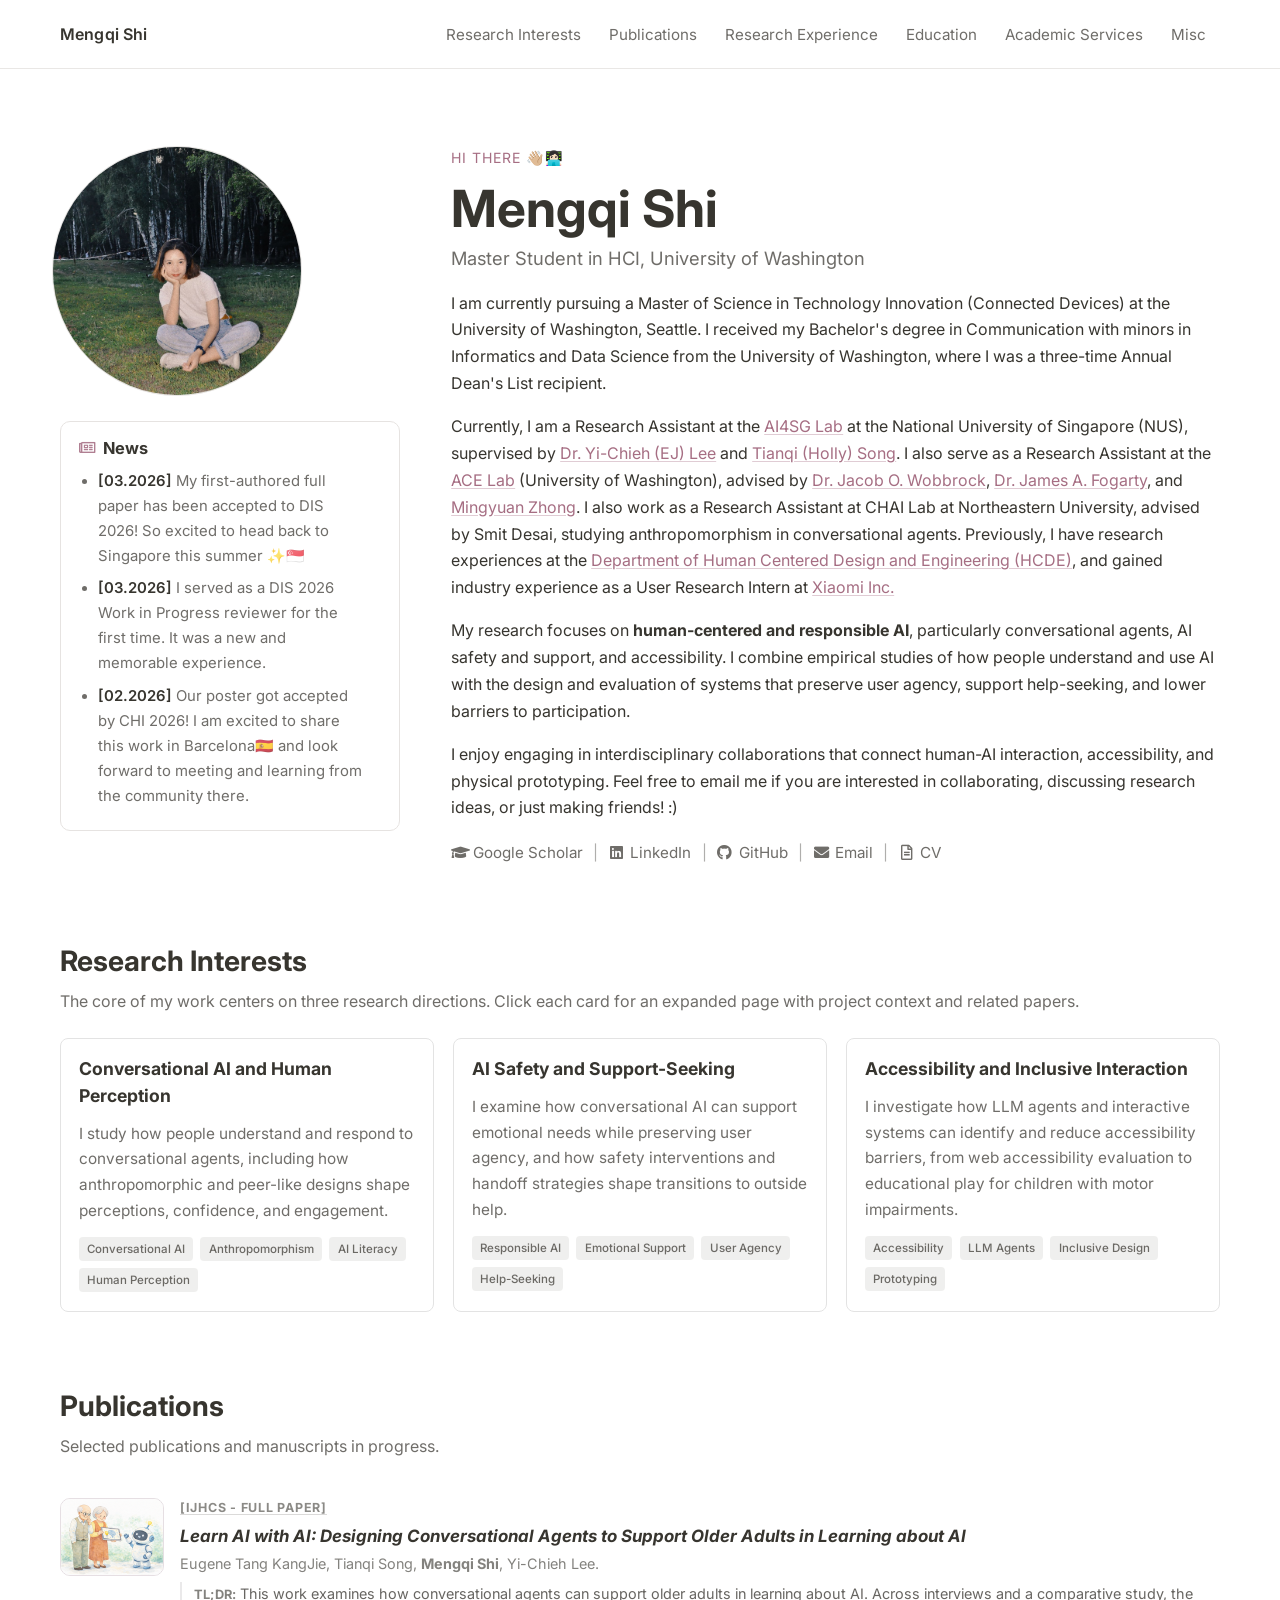
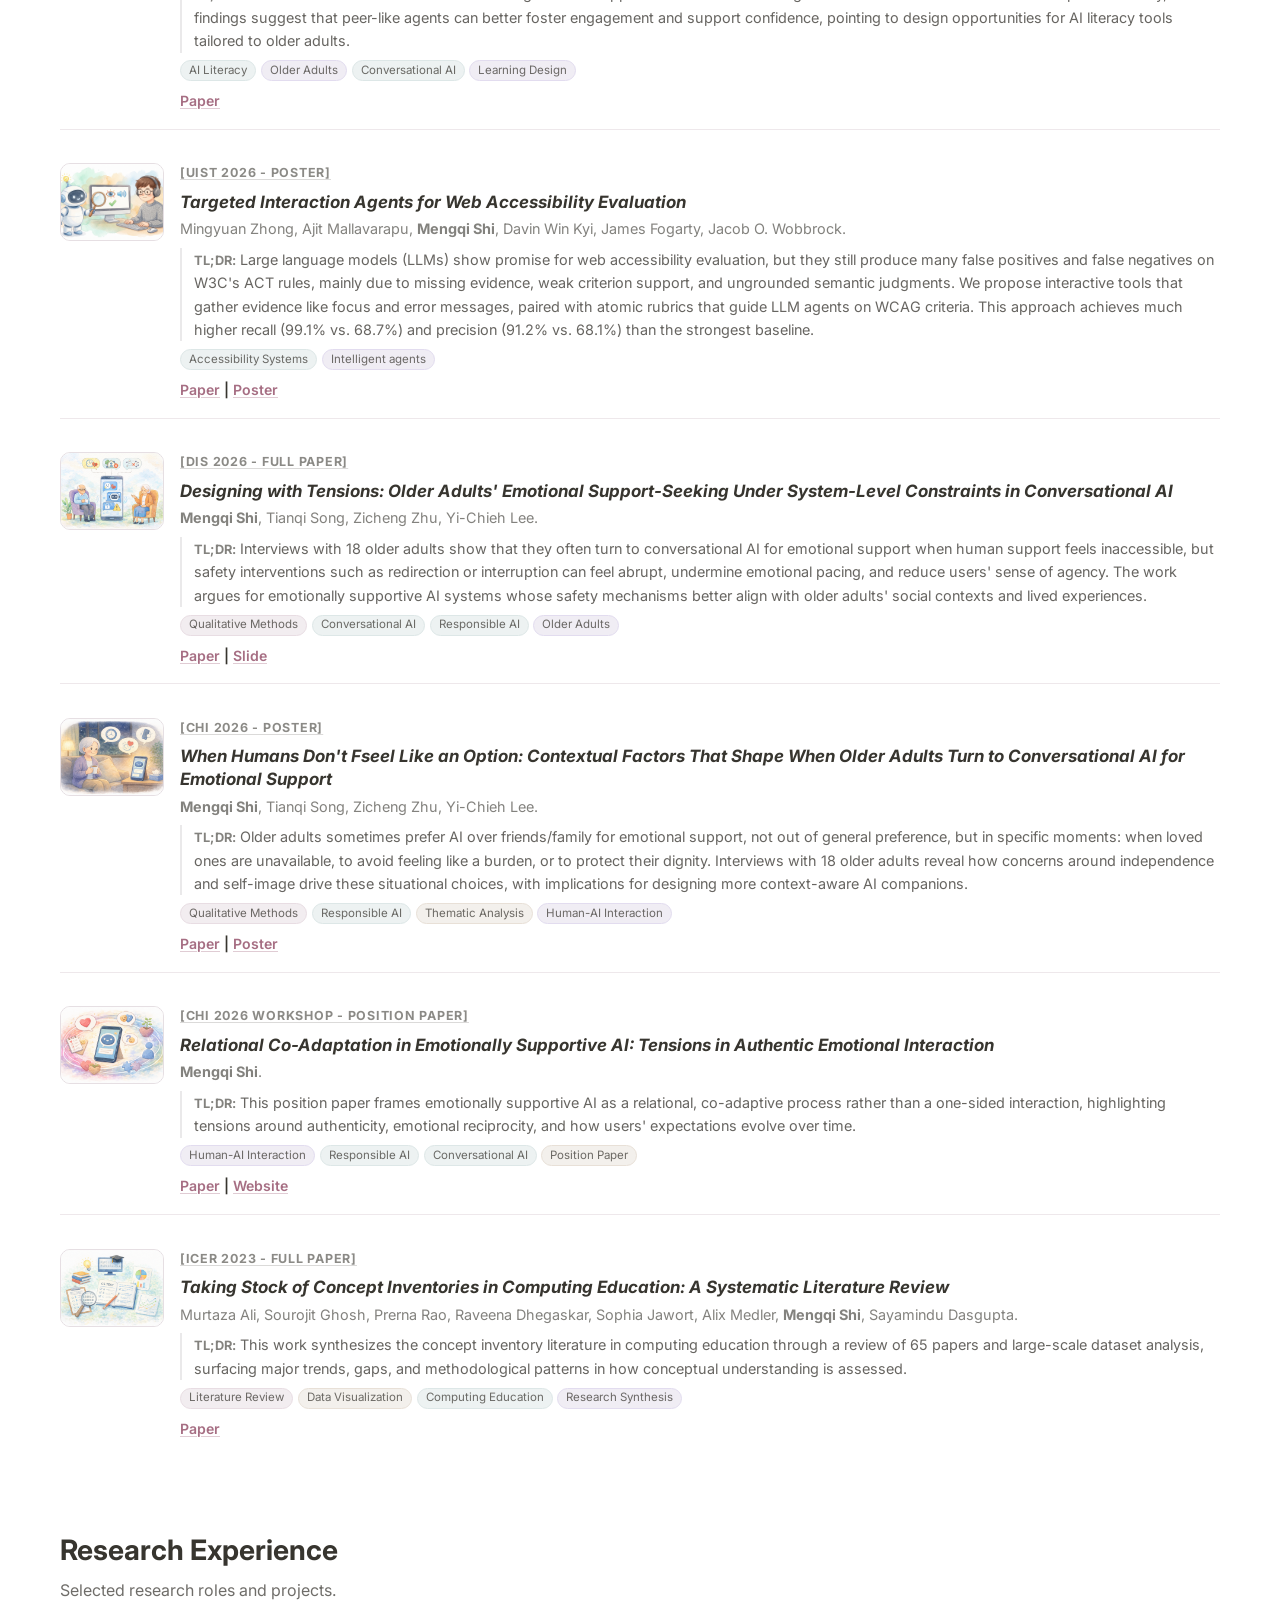
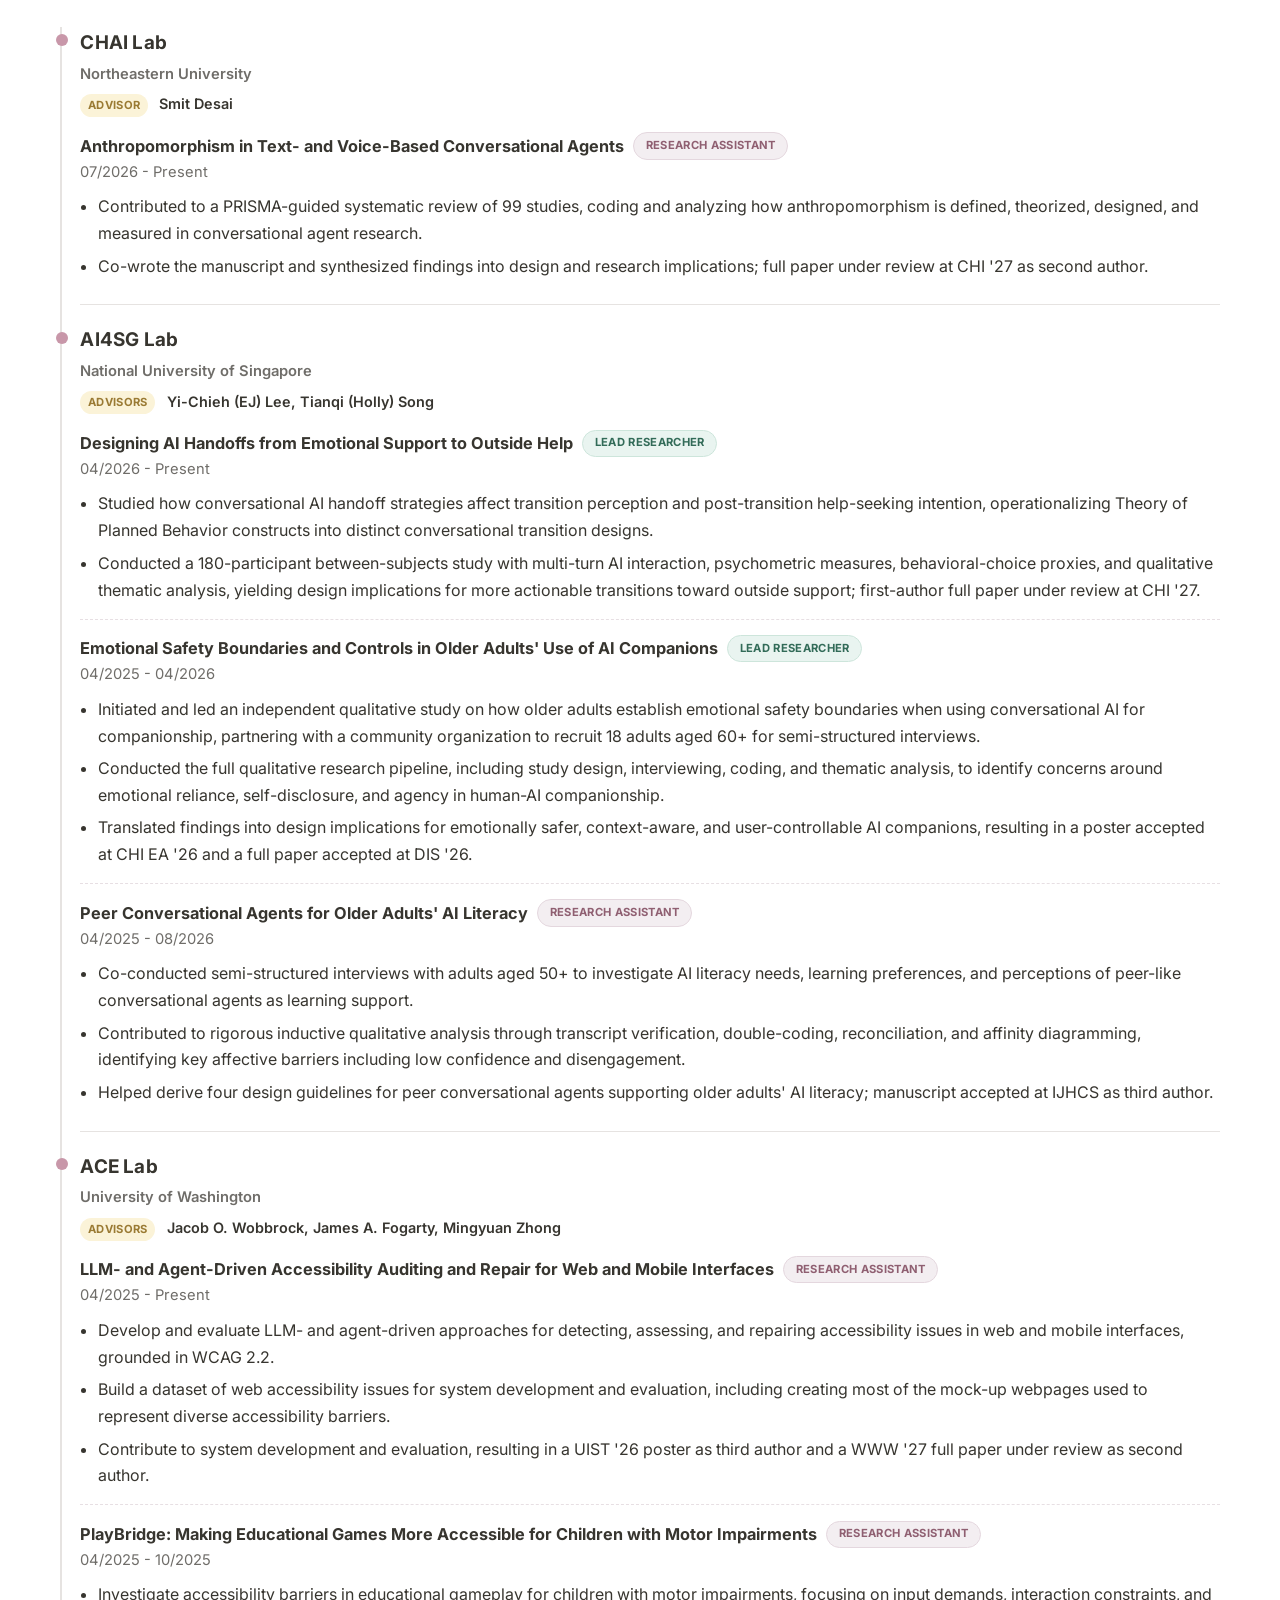
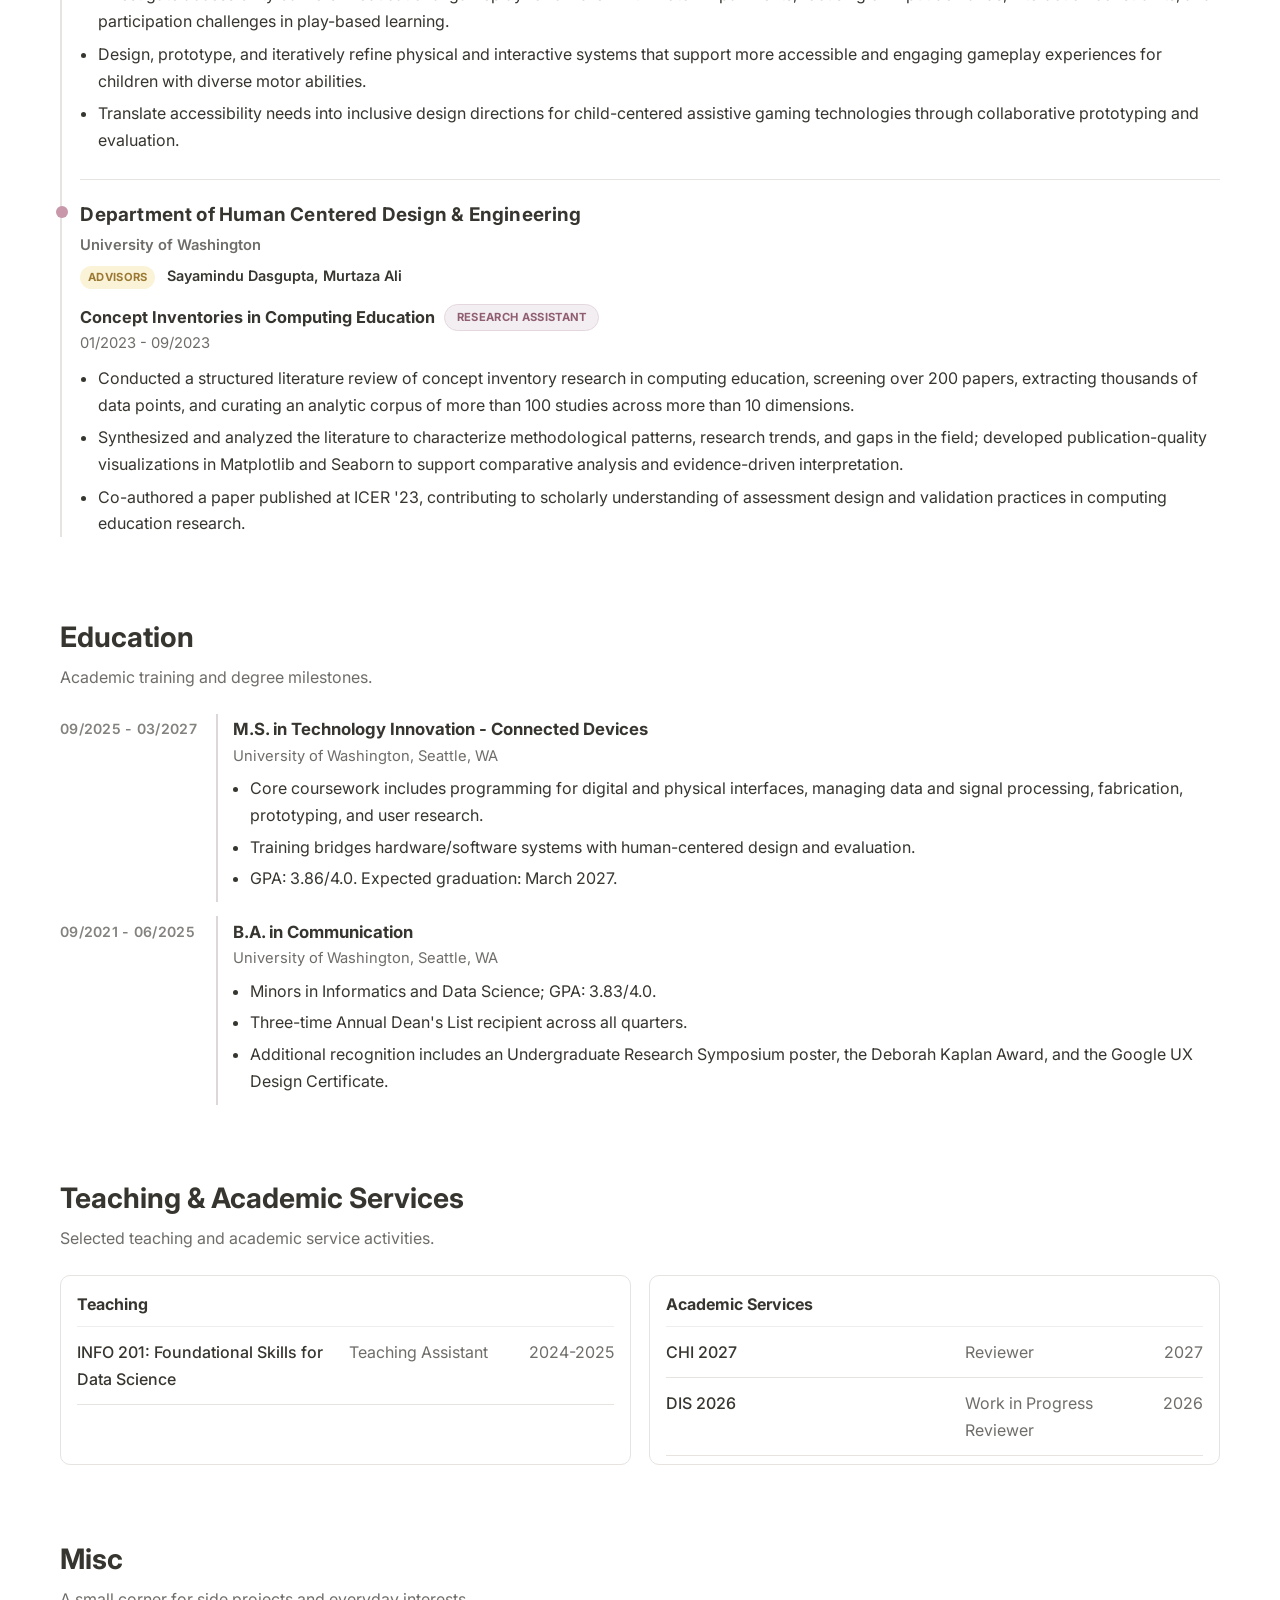
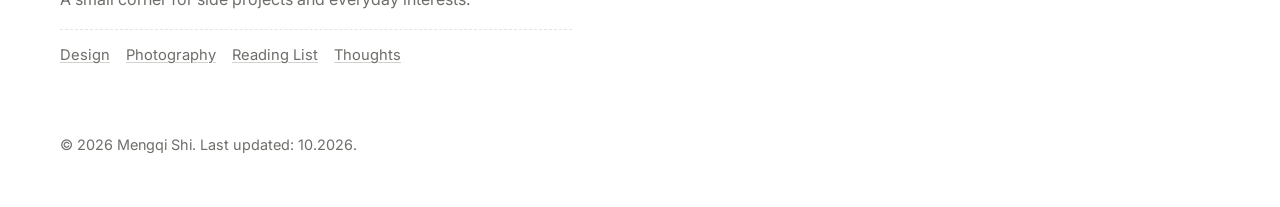
<file: index.html>
<!doctype html>
<html lang="en">
  <head>
    <meta charset="utf-8" />
    <meta name="viewport" content="width=device-width, initial-scale=1" />
    <meta name="format-detection" content="telephone=no, date=no, email=no, address=no" />
    <title>Mengqi Shi | Hi there 👋🏼👩🏻‍💻</title>
    <meta
      name="description"
      content="Academic homepage featuring research interests, experience, publications, teaching, and links."
    />
    <!-- Google tag (gtag.js) -->
    <script async src="https://www.googletagmanager.com/gtag/js?id=G-DR0ZLKDZBS"></script>
    <script>
      window.dataLayer = window.dataLayer || [];
      function gtag(){dataLayer.push(arguments);}
      gtag('js', new Date());
      gtag('config', 'G-DR0ZLKDZBS');
    </script>
    <link rel="preconnect" href="https://fonts.googleapis.com" />
    <link rel="preconnect" href="https://fonts.gstatic.com" crossorigin />
    <link
      href="https://fonts.googleapis.com/css2?family=Inter:wght@400;500;600;700&display=swap"
      rel="stylesheet"
    />
    <link
      rel="stylesheet"
      href="https://cdn.jsdelivr.net/npm/@fortawesome/fontawesome-free@5.15.4/css/all.min.css"
    />
    <link rel="icon" type="image/png" href="favicon.png?v=11" />
    <link rel="icon" type="image/x-icon" href="favicon.ico?v=11" />
    <link rel="shortcut icon" href="favicon.ico?v=11" />
    <link rel="stylesheet" href="css/main.css?v=10" />
    <script src="js/site-config.js?v=1"></script>
    <script src="js/goatcounter.js?v=2"></script>
  </head>
  <body>
    <div class="cursor-trail" aria-hidden="true">
      <canvas class="cursor-trail__canvas"></canvas>
      <div class="cursor-trail__lead"></div>
    </div>

    <!-- Sticky Navigation -->
    <header class="site-header">
      <div class="container nav-wrap">
        <a class="brand" href="#home">Mengqi Shi</a>
        <button
          class="nav-toggle"
          type="button"
          aria-expanded="false"
          aria-controls="primary-nav"
          aria-label="Open navigation menu"
        >
          <span></span>
          <span></span>
          <span></span>
        </button>
        <nav id="primary-nav" class="primary-nav" aria-label="Primary navigation">
          <ul class="nav-list">
            <li><a href="#research">Research Interests</a></li>
            <li><a href="#publications">Publications</a></li>
            <li><a href="#experience">Research Experience</a></li>
            <li><a href="#education">Education</a></li>
            <li><a href="#teaching">Academic Services</a></li>
            <li><a href="#misc">Misc</a></li>
          </ul>
        </nav>
      </div>
    </header>

    <main>
      <!-- Hero Section -->
      <section id="home" class="section hero-section container">
        <div class="hero-grid">
          <aside class="hero-left" aria-label="Profile and recent news">
            <img class="profile-placeholder" src="assets/images/home/Mengqi_Shi.jpg" alt="Mengqi Shi profile photo" />

            <div id="news" class="news-card">
              <h2 class="card-title"><i class="far fa-newspaper" aria-hidden="true"></i>News</h2>
              <ul class="compact-list">
                <li><span class="news-date">[03.2026]</span> My first-authored full paper has been accepted to DIS 2026! So excited to head back to Singapore this summer ✨🇸🇬</li>
                <li><span class="news-date">[03.2026]</span> I served as a DIS 2026 Work in Progress reviewer for the first time. It was a new and memorable experience.</li>
                <li><span class="news-date">[02.2026]</span> Our poster got accepted by CHI 2026! I am excited to share this work in Barcelona🇪🇸 and look forward to meeting and learning from the community there.</li>
                <li><span class="news-date">[09.2025]</span> Start my master study at UW💜</li>
                <li><span class="news-date">[06.2025]</span> I join AI4SG Lab as a research intern!🌊 I am excited to learn new research skills and grow through this interdisciplinary collaboration.</li>
              </ul>
            </div>
          </aside>

          <div class="hero-right">
            <p class="eyebrow">Hi there 👋🏼👩🏻‍💻</p>
            <h1>Mengqi Shi</h1>
            <p class="hero-title">Master Student in HCI, University of Washington</p>
            <p class="hero-bio">
              I am currently pursuing a Master of Science in Technology Innovation (Connected Devices) at the
              University of Washington, Seattle. I received my Bachelor's degree in Communication with minors in
              Informatics and Data Science from the University of Washington, where I was a three-time Annual Dean's
              List recipient.
            </p>
            <p class="hero-bio">
              Currently, I am a Research Assistant at the
              <a href="https://www.ai4sg.org/about" target="_blank" rel="noreferrer">AI4SG Lab</a> at the National University of Singapore
              (NUS), supervised by
              <a href="https://www.yclee.net" target="_blank" rel="noreferrer">Dr. Yi-Chieh (EJ) Lee</a> and
              <a href="https://hollysong.site" target="_blank" rel="noreferrer">Tianqi (Holly) Song</a>. I also serve as a Research
              Assistant at the <a href="https://depts.washington.edu/acelab/" target="_blank" rel="noreferrer">ACE Lab</a> (University of Washington),
              advised by <a href="https://faculty.washington.edu/wobbrock/" target="_blank" rel="noreferrer">Dr. Jacob O. Wobbrock</a>,
              <a href="https://homes.cs.washington.edu/~jfogarty/" target="_blank" rel="noreferrer">Dr. James A. Fogarty</a>, and
              <a href="https://jszh.github.io" target="_blank" rel="noreferrer">Mingyuan Zhong</a>. I also work as a Research Assistant at CHAI Lab at Northeastern University, advised by Smit Desai, studying anthropomorphism in conversational agents. Previously, I have research
              experiences at the
              <a href="https://www.hcde.washington.edu" target="_blank" rel="noreferrer">Department of Human Centered Design and Engineering (HCDE)</a>, and gained industry
              experience as a User Research Intern at
              <a href="https://www.mi.com/us/" target="_blank" rel="noreferrer">Xiaomi Inc.</a>
            </p>
            <p class="hero-bio">
              My research focuses on <strong>human-centered and responsible AI</strong>, particularly conversational agents,
              AI safety and support, and accessibility. I combine empirical studies of how people understand and use AI
              with the design and evaluation of systems that preserve user agency, support help-seeking, and lower
              barriers to participation.
            </p>
            <p class="hero-bio">
              I enjoy engaging in interdisciplinary collaborations that connect human-AI interaction, accessibility, and
              physical prototyping. Feel free to email me if you are interested in collaborating, discussing research
              ideas, or just making friends! :)
            </p>
            <ul class="hero-links" aria-label="External profile links">
              <li><a href="https://scholar.google.com/citations?user=P-Hcnm0AAAAJ&hl=en&authuser=1" target="_blank" rel="noreferrer"><i class="fas fa-graduation-cap" aria-hidden="true"></i>Google Scholar</a></li>
              <li><a href="https://www.linkedin.com/in/mengqi-shi-844284231/" target="_blank" rel="noreferrer"><i class="fab fa-linkedin" aria-hidden="true"></i>LinkedIn</a></li>
              <li><a href="https://github.com/MengqiS21" target="_blank" rel="noreferrer"><i class="fab fa-github" aria-hidden="true"></i>GitHub</a></li>
              <li><a href="mailto:shi21@uw.edu"><i class="fas fa-envelope" aria-hidden="true"></i>Email</a></li>
              <li><a href="assets/cv/Resume_Mengqi_Shi.pdf" target="_blank" rel="noreferrer"><i class="far fa-file-alt" aria-hidden="true"></i>CV</a></li>
            </ul>
          </div>
        </div>
      </section>

      <!-- Research Section -->
      <section id="research" class="section container">
        <div class="section-heading section-heading-wide">
          <h2>Research Interests</h2>
          <p>
            The core of my work centers on three research directions. Click each card for an expanded page with
            project context and related papers.
          </p>
        </div>

        <div class="research-grid">
          <a class="research-card" href="research/learning-technologies.html" aria-label="Open research page: Conversational AI and Human Perception">
            <h3>Conversational AI and Human Perception</h3>
            <p>
              I study how people understand and respond to conversational agents, including how anthropomorphic and
              peer-like designs shape perceptions, confidence, and engagement.
            </p>
            <ul class="tag-list" aria-label="Keywords">
              <li>Conversational AI</li>
              <li>Anthropomorphism</li>
              <li>AI Literacy</li>
              <li>Human Perception</li>
            </ul>
          </a>

          <a class="research-card" href="research/responsible-evaluation.html" aria-label="Open research page: AI Safety and Support-Seeking">
            <h3>AI Safety and Support-Seeking</h3>
            <p>
              I examine how conversational AI can support emotional needs while preserving user agency, and how safety
              interventions and handoff strategies shape transitions to outside help.
            </p>
            <ul class="tag-list" aria-label="Keywords">
              <li>Responsible AI</li>
              <li>Emotional Support</li>
              <li>User Agency</li>
              <li>Help-Seeking</li>
            </ul>
          </a>

          <a class="research-card" href="research/human-ai-collaboration.html" aria-label="Open research page: Accessibility and Inclusive Interaction">
            <h3>Accessibility and Inclusive Interaction</h3>
            <p>
              I investigate how LLM agents and interactive systems can identify and reduce accessibility barriers, from
              web accessibility evaluation to educational play for children with motor impairments.
            </p>
            <ul class="tag-list" aria-label="Keywords">
              <li>Accessibility</li>
              <li>LLM Agents</li>
              <li>Inclusive Design</li>
              <li>Prototyping</li>
            </ul>
          </a>
        </div>
      </section>

      <!-- Publications Section -->
      <section id="publications" class="section container">
        <div class="section-heading">
          <h2>Publications</h2>
          <p>Selected publications and manuscripts in progress.</p>
        </div>

        <div class="publication-stream">
          <article class="pub-item">
            <img class="pub-thumb" src="assets/images/publications/AI_Learning2.png" alt="Paper thumbnail" />
            <div class="pub-body">
              <p class="pub-year">[IJHCS - FULL PAPER]</p>
              <h3><em>Learn AI with AI: Designing Conversational Agents to Support Older Adults in Learning about AI</em></h3>
              <p class="pub-meta">Eugene Tang KangJie, Tianqi Song, <strong>Mengqi Shi</strong>, Yi-Chieh Lee.</p>
              <p class="pub-keywork"><strong>TL;DR: </strong> This work examines how conversational agents can support older adults in learning about AI. Across interviews and a comparative study, the findings suggest that peer-like agents can better foster engagement and support confidence, pointing to design opportunities for AI literacy tools tailored to older adults.</p>
              <ul class="pub-tags" aria-label="Skills and methods">
                <li class="tag-ai-literacy">AI Literacy</li>
                <li class="tag-older-adults">Older Adults</li>
                <li class="tag-conversational">Conversational AI</li>
                <li class="tag-learning-design">Learning Design</li>
              </ul>
              <p class="pub-links"><a href="https://www.sciencedirect.com/science/article/pii/S1071581926002284?via%3Dihub" target="_blank" rel="noreferrer">Paper</a></p>
            </div>
          </article>

          <article class="pub-item">
            <img class="pub-thumb" src="assets/images/publications/ABD_LLM_UIST.jpg" alt="Paper thumbnail" />
            <div class="pub-body">
              <p class="pub-year">[UIST 2026 - POSTER]</p>
              <h3><em>Targeted Interaction Agents for Web Accessibility Evaluation</em></h3>
              <p class="pub-meta">Mingyuan Zhong, Ajit Mallavarapu, <strong>Mengqi Shi</strong>, Davin Win Kyi, James Fogarty, Jacob O. Wobbrock.</p>
              <p class="pub-keywork"><strong>TL;DR: </strong> Large language models (LLMs) show promise for web accessibility evaluation, but they still produce many false positives and false negatives on W3C's ACT rules, mainly due to missing evidence, weak criterion support, and ungrounded semantic judgments. We propose interactive tools that gather evidence like focus and error messages, paired with atomic rubrics that guide LLM agents on WCAG criteria. This approach achieves much higher recall (99.1% vs. 68.7%) and precision (91.2% vs. 68.1%) than the strongest baseline.</p>
              <ul class="pub-tags" aria-label="Skills and methods">
                <li class="tag-responsible">Accessibility Systems</li>
                <li class="tag-hai">Intelligent agents</li>
              </ul>
              <p class="pub-links"><a href="https://doi.org/10.1145/3830397.3841898" target="_blank" rel="noreferrer">Paper</a> | <a href="https://drive.google.com/file/d/1xLssn6jtM6y8B5KM5z-5mNItq0Lwld-j/view?usp=sharing" target="_blank" rel="noreferrer">Poster</a></p>
            </div>
          </article>

          <article class="pub-item">
            <img class="pub-thumb" src="assets/images/publications/AI_Emotional_Safety3.png" alt="Paper thumbnail" />
            <div class="pub-body">
              <p class="pub-year">[DIS 2026 - FULL PAPER]</p>
              <h3><em>Designing with Tensions: Older Adults' Emotional Support-Seeking Under System-Level Constraints in Conversational AI</em></h3>
              <p class="pub-meta"><strong>Mengqi Shi</strong>, Tianqi Song, Zicheng Zhu, Yi-Chieh Lee.</p>
              <p class="pub-keywork"><strong>TL;DR: </strong> Interviews with 18 older adults show that they often turn to conversational AI for emotional support when human support feels inaccessible, but safety interventions such as redirection or interruption can feel abrupt, undermine emotional pacing, and reduce users' sense of agency. The work argues for emotionally supportive AI systems whose safety mechanisms better align with older adults' social contexts and lived experiences.</p>
              <ul class="pub-tags" aria-label="Skills and methods">
                <li class="tag-qualitative">Qualitative Methods</li>
                <li class="tag-conversational">Conversational AI</li>
                <li class="tag-responsible">Responsible AI</li>
                <li class="tag-older-adults">Older Adults</li>
              </ul>
              <p class="pub-links"><a href="https://dl.acm.org/doi/10.1145/3800645.3812902">Paper</a> | <a href="https://canva.link/bw5uf27t85l8to3">Slide</a></p>
            </div>
          </article>

          <article class="pub-item">
            <img class="pub-thumb" src="assets/images/publications/OlderAdults_AI2.png" alt="Paper thumbnail" />
            <div class="pub-body">
              <p class="pub-year">[CHI 2026 - POSTER]</p>
              <h3><em>When Humans Don't Fseel Like an Option: Contextual Factors That Shape When Older Adults Turn to Conversational AI for Emotional Support</em></h3>
              <p class="pub-meta"><strong>Mengqi Shi</strong>, Tianqi Song, Zicheng Zhu, Yi-Chieh Lee.</p>
              <p class="pub-keywork"><strong>TL;DR: </strong> Older adults sometimes prefer AI over friends/family for emotional support, not out of general preference, but in specific moments: when loved ones are unavailable, to avoid feeling like a burden, or to protect their dignity. Interviews with 18 older adults reveal how concerns around independence and self-image drive these situational choices, with implications for designing more context-aware AI companions.</p>
              <ul class="pub-tags" aria-label="Skills and methods">
                <li class="tag-qualitative">Qualitative Methods</li>
                <li class="tag-responsible">Responsible AI</li>
                <li class="tag-thematic">Thematic Analysis</li>
                <li class="tag-hai">Human-AI Interaction</li>
              </ul>
              <p class="pub-links"><a href="https://dl.acm.org/doi/10.1145/3772363.3798404" target="_blank" rel="noreferrer">Paper</a> | <a href="https://drive.google.com/file/d/1zU-7uozQLgJUb0qbXHE8hxPn3fgYhWKj/view?usp=sharing" target="_blank" rel="noreferrer">Poster</a></p>
            </div>
          </article>


          <article class="pub-item">
            <img class="pub-thumb" src="assets/images/publications/position_paper.png" alt="Paper thumbnail" />
            <div class="pub-body">
              <p class="pub-year">[CHI 2026 WORKSHOP - POSITION PAPER]</p>
              <h3><em>Relational Co-Adaptation in Emotionally Supportive AI: Tensions in Authentic Emotional Interaction</em></h3>
              <p class="pub-meta"><strong>Mengqi Shi</strong>.</p>
              <p class="pub-keywork"><strong>TL;DR: </strong> This position paper frames emotionally supportive AI as a relational, co-adaptive process rather than a one-sided interaction, highlighting tensions around authenticity, emotional reciprocity, and how users' expectations evolve over time.</p>
              <ul class="pub-tags" aria-label="Skills and methods">
                <li class="tag-hai">Human-AI Interaction</li>
                <li class="tag-responsible">Responsible AI</li>
                <li class="tag-conversational">Conversational AI</li>
                <li class="tag-thematic">Position Paper</li>
              </ul>
              <p class="pub-links"><a href="https://arxiv.org/abs/2603.27411" target="_blank" rel="noreferrer">Paper</a> | <a href="https://bialign-workshop.github.io/2026/papers" target="_blank" rel="noreferrer">Website</a></p>
            </div>
          </article>

          <article class="pub-item">
            <img class="pub-thumb" src="assets/images/publications/Computer_Education2.png" alt="Paper thumbnail placeholder" />
            <div class="pub-body">
              <p class="pub-year">[ICER 2023 - FULL PAPER]</p>
              <h3><em>Taking Stock of Concept Inventories in Computing Education: A Systematic Literature Review</em></h3>
              <p class="pub-meta">Murtaza Ali, Sourojit Ghosh, Prerna Rao, Raveena Dhegaskar, Sophia Jawort, Alix Medler, <strong>Mengqi Shi</strong>, Sayamindu Dasgupta.</p>
              <p class="pub-keywork"><strong>TL;DR: </strong> This work synthesizes the concept inventory literature in computing education through a review of 65 papers and large-scale dataset analysis, surfacing major trends, gaps, and methodological patterns in how conceptual understanding is assessed.</p>
              <ul class="pub-tags" aria-label="Skills and methods">
                <li class="tag-literature">Literature Review</li>
                <li class="tag-dataviz">Data Visualization</li>
                <li class="tag-computing-ed">Computing Education</li>
                <li class="tag-synthesis">Research Synthesis</li>
              </ul>
              <p class="pub-links"><a href="https://dl.acm.org/doi/10.1145/3568813.3600120" target="_blank" rel="noreferrer">Paper</a></p>
            </div>
          </article>


        </div>
      </section>

      <!-- Research Experience Section -->
      <section id="experience" class="section container">
        <div class="section-heading">
          <h2>Research Experience</h2>
          <p>Selected research roles and projects.</p>
        </div>

        <div class="timeline" role="list">
          <article class="timeline-item" role="listitem">
            <header class="timeline-header">
              <p class="timeline-lab">CHAI Lab</p>
              <p class="timeline-inst">Northeastern University</p>
              <p class="timeline-advisors"><span>Advisor</span> Smit Desai</p>
            </header>
            <div class="project-block">
              <h3>Anthropomorphism in Text- and Voice-Based Conversational Agents <span class="role-badge role-badge--assistant">Research Assistant</span></h3>
              <p class="meta-line">07/2026 - Present</p>
              <ul>
                <li>Contributed to a PRISMA-guided systematic review of 99 studies, coding and analyzing how anthropomorphism is defined, theorized, designed, and measured in conversational agent research.</li>
                <li>Co-wrote the manuscript and synthesized findings into design and research implications; full paper under review at CHI '27 as second author.</li>
              </ul>
            </div>
          </article>

          <article class="timeline-item" role="listitem">
            <header class="timeline-header">
              <p class="timeline-lab">AI4SG Lab</p>
              <p class="timeline-inst">National University of Singapore</p>
              <p class="timeline-advisors"><span>Advisors</span> Yi-Chieh (EJ) Lee, Tianqi (Holly) Song</p>
            </header>

            <div class="project-block">
              <h3>Designing AI Handoffs from Emotional Support to Outside Help <span class="role-badge role-badge--lead">Lead Researcher</span></h3>
              <p class="meta-line">04/2026 - Present</p>
              <ul>
                <li>Studied how conversational AI handoff strategies affect transition perception and post-transition help-seeking intention, operationalizing Theory of Planned Behavior constructs into distinct conversational transition designs.</li>
                <li>Conducted a 180-participant between-subjects study with multi-turn AI interaction, psychometric measures, behavioral-choice proxies, and qualitative thematic analysis, yielding design implications for more actionable transitions toward outside support; first-author full paper under review at CHI '27.</li>
              </ul>
            </div>

            <div class="project-block">
              <h3>Emotional Safety Boundaries and Controls in Older Adults' Use of AI Companions <span class="role-badge role-badge--lead">Lead Researcher</span></h3>
              <p class="meta-line">04/2025 - 04/2026</p>
              <ul>
                <li>Initiated and led an independent qualitative study on how older adults establish emotional safety boundaries when using conversational AI for companionship, partnering with a community organization to recruit 18 adults aged 60+ for semi-structured interviews.</li>
                <li>Conducted the full qualitative research pipeline, including study design, interviewing, coding, and thematic analysis, to identify concerns around emotional reliance, self-disclosure, and agency in human-AI companionship.</li>
                <li>Translated findings into design implications for emotionally safer, context-aware, and user-controllable AI companions, resulting in a poster accepted at CHI EA '26 and a full paper accepted at DIS '26.</li>
              </ul>
            </div>

            <div class="project-block">
              <h3>Peer Conversational Agents for Older Adults' AI Literacy <span class="role-badge role-badge--assistant">Research Assistant</span></h3>
              <p class="meta-line">04/2025 - 08/2026</p>
              <ul>
                <li>Co-conducted semi-structured interviews with adults aged 50+ to investigate AI literacy needs, learning preferences, and perceptions of peer-like conversational agents as learning support.</li>
                <li>Contributed to rigorous inductive qualitative analysis through transcript verification, double-coding, reconciliation, and affinity diagramming, identifying key affective barriers including low confidence and disengagement.</li>
                <li>Helped derive four design guidelines for peer conversational agents supporting older adults' AI literacy; manuscript accepted at IJHCS as third author.</li>
              </ul>
            </div>
          </article>

          <article class="timeline-item" role="listitem">
            <header class="timeline-header">
              <p class="timeline-lab">ACE Lab</p>
              <p class="timeline-inst">University of Washington</p>
              <p class="timeline-advisors"><span>Advisors</span> Jacob O. Wobbrock, James A. Fogarty, Mingyuan Zhong</p>
            </header>

            <div class="project-block">
              <h3>LLM- and Agent-Driven Accessibility Auditing and Repair for Web and Mobile Interfaces <span class="role-badge role-badge--assistant">Research Assistant</span></h3>
              <p class="meta-line">04/2025 - Present</p>
              <ul>
                <li>Develop and evaluate LLM- and agent-driven approaches for detecting, assessing, and repairing accessibility issues in web and mobile interfaces, grounded in WCAG 2.2.</li>
                <li>Build a dataset of web accessibility issues for system development and evaluation, including creating most of the mock-up webpages used to represent diverse accessibility barriers.</li>
                <li>Contribute to system development and evaluation, resulting in a UIST '26 poster as third author and a WWW '27 full paper under review as second author.</li>
              </ul>
            </div>

            <div class="project-block">
              <h3>PlayBridge: Making Educational Games More Accessible for Children with Motor Impairments <span class="role-badge role-badge--assistant">Research Assistant</span></h3>
              <p class="meta-line">04/2025 - 10/2025</p>
              <ul>
                <li>Investigate accessibility barriers in educational gameplay for children with motor impairments, focusing on input demands, interaction constraints, and participation challenges in play-based learning.</li>
                <li>Design, prototype, and iteratively refine physical and interactive systems that support more accessible and engaging gameplay experiences for children with diverse motor abilities.</li>
                <li>Translate accessibility needs into inclusive design directions for child-centered assistive gaming technologies through collaborative prototyping and evaluation.</li>
              </ul>
            </div>
          </article>

          <article class="timeline-item" role="listitem">
            <header class="timeline-header">
              <p class="timeline-lab">Department of Human Centered Design &amp; Engineering</p>
              <p class="timeline-inst">University of Washington</p>
              <p class="timeline-advisors"><span>Advisors</span> Sayamindu Dasgupta, Murtaza Ali</p>
            </header>
            <div class="project-block">
              <h3>Concept Inventories in Computing Education <span class="role-badge role-badge--assistant">Research Assistant</span></h3>
              <p class="meta-line">01/2023 - 09/2023</p>
              <ul>
                <li>Conducted a structured literature review of concept inventory research in computing education, screening over 200 papers, extracting thousands of data points, and curating an analytic corpus of more than 100 studies across more than 10 dimensions.</li>
                <li>Synthesized and analyzed the literature to characterize methodological patterns, research trends, and gaps in the field; developed publication-quality visualizations in Matplotlib and Seaborn to support comparative analysis and evidence-driven interpretation.</li>
                <li>Co-authored a paper published at ICER '23, contributing to scholarly understanding of assessment design and validation practices in computing education research.</li>
              </ul>
            </div>
          </article>
        </div>
      </section>

      <!-- Education Section -->
      <section id="education" class="section container">
        <div class="section-heading">
          <h2>Education</h2>
          <p>Academic training and degree milestones.</p>
        </div>

        <div class="education-list" role="list">
          <article class="education-item" role="listitem">
            <p class="edu-period">09/2025 - 03/2027</p>
            <div class="edu-content">
              <h3>M.S. in Technology Innovation - Connected Devices</h3>
              <p class="meta-line">University of Washington, Seattle, WA</p>
              <ul>
                <li>Core coursework includes programming for digital and physical interfaces, managing data and signal processing, fabrication, prototyping, and user research.</li>
                <li>Training bridges hardware/software systems with human-centered design and evaluation.</li>
                <li>GPA: 3.86/4.0. Expected graduation: March 2027.</li>
              </ul>
            </div>
          </article>

          <article class="education-item" role="listitem">
            <p class="edu-period">09/2021 - 06/2025</p>
            <div class="edu-content">
              <h3>B.A. in Communication</h3>
              <p class="meta-line">University of Washington, Seattle, WA</p>
              <ul>
                <li>Minors in Informatics and Data Science; GPA: 3.83/4.0.</li>
                <li>Three-time Annual Dean's List recipient across all quarters.</li>
                <li>Additional recognition includes an Undergraduate Research Symposium poster, the Deborah Kaplan Award, and the Google UX Design Certificate.</li>
              </ul>
            </div>
          </article>
        </div>
      </section>

      <!-- Teaching & Academic Services Section -->
      <section id="teaching" class="section container">
        <div class="section-heading">
          <h2>Teaching & Academic Services</h2>
          <p>Selected teaching and academic service activities.</p>
        </div>

        <div class="service-grid">
          <article class="service-card">
            <h3>Teaching</h3>
            <ul class="structured-list">
              <li>
                <span class="item-name">INFO 201: Foundational Skills for Data Science</span>
                <span class="item-role">Teaching Assistant</span>
                <span class="item-year">2024-2025</span>
              </li>
            </ul>
          </article>

          <article class="service-card">
            <h3>Academic Services</h3>
            <ul class="structured-list">
              <li>
                <span class="item-name">CHI 2027</span>
                <span class="item-role">Reviewer</span>
                <span class="item-year">2027</span>
              </li>
              <li>
                <span class="item-name">DIS 2026</span>
                <span class="item-role">Work in Progress Reviewer</span>
                <span class="item-year">2026</span>
              </li>
            </ul>
          </article>
        </div>
      </section>

      <!-- Links Section -->
      <section id="misc" class="section container">
        <div class="misc-layout">
          <div>
            <div class="section-heading misc-heading">
              <h2>Misc</h2>
              <p>A small corner for side projects and everyday interests.</p>
            </div>

            <div class="personal-mini">
              <ul class="links-list links-list--quiet">
                <li><a href="random/design.html">Design</a></li>
                <li><a href="random/photography.html">Photography</a></li>
                <li><a href="random/reading.html">Reading List</a></li>
                <li><a href="random/thoughts.html">Thoughts</a></li>
              </ul>
            </div>
          </div>

        </div>
      </section>
    </main>

    <footer class="site-footer container">
      <p>© 2026 Mengqi Shi. Last updated: 10.2026.</p>
    </footer>

    <script src="js/cursor-trail.js?v=6"></script>
    <script src="js/mobile-nav.js?v=1"></script>
  </body>
</html>
</file>
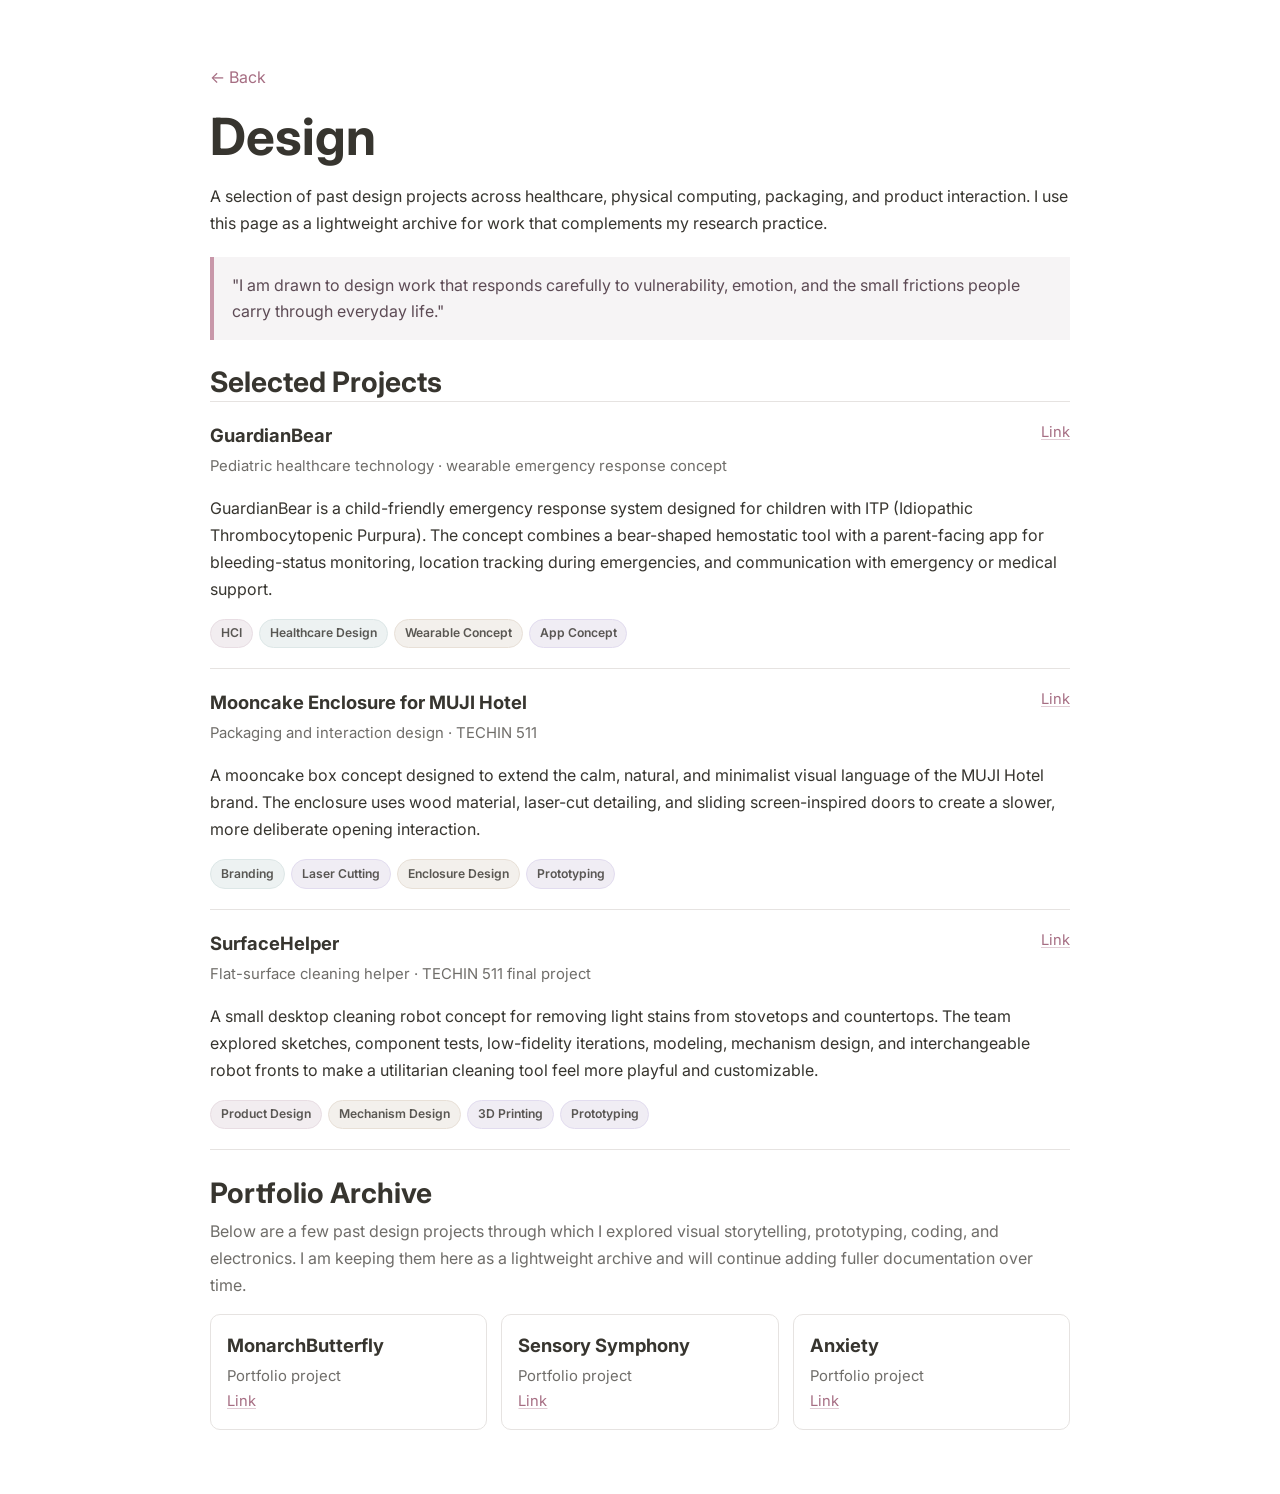
<file: random/design.html>
<!doctype html>
<html lang="en">
  <head>
    <meta charset="utf-8" />
    <meta name="viewport" content="width=device-width, initial-scale=1" />
    <meta name="format-detection" content="telephone=no, date=no, email=no, address=no" />
    <title>Design | Misc</title>
    <!-- Google tag (gtag.js) -->
    <script async src="https://www.googletagmanager.com/gtag/js?id=G-DR0ZLKDZBS"></script>
    <script>
      window.dataLayer = window.dataLayer || [];
      function gtag(){dataLayer.push(arguments);}
      gtag('js', new Date());
      gtag('config', 'G-DR0ZLKDZBS');
    </script>
    <link rel="preconnect" href="https://fonts.googleapis.com" />
    <link rel="preconnect" href="https://fonts.gstatic.com" crossorigin />
    <link href="https://fonts.googleapis.com/css2?family=Inter:wght@400;500;600;700&display=swap" rel="stylesheet" />
    <link rel="icon" type="image/png" href="../favicon.png?v=11" />
    <link rel="icon" type="image/x-icon" href="../favicon.ico?v=11" />
    <link rel="shortcut icon" href="../favicon.ico?v=11" />
    <link rel="stylesheet" href="../css/main.css?v=10" />
    <script src="../js/site-config.js?v=1"></script>
    <script src="../js/goatcounter.js?v=1"></script>
  </head>
  <body class="page-wrap">
    <div class="cursor-trail" aria-hidden="true">
      <canvas class="cursor-trail__canvas"></canvas>
      <div class="cursor-trail__lead"></div>
    </div>

    <header class="site-header detail-mobile-header">
      <div class="container nav-wrap">
        <a class="brand" href="../index.html#home">Mengqi Shi</a>
        <button
          class="nav-toggle"
          type="button"
          aria-expanded="false"
          aria-controls="primary-nav"
          aria-label="Open navigation menu"
        >
          <span></span>
          <span></span>
          <span></span>
        </button>
        <nav id="primary-nav" class="primary-nav" aria-label="Primary navigation">
          <ul class="nav-list">
            <li><a href="../index.html#research">Research Interests</a></li>
            <li><a href="../index.html#publications">Publications</a></li>
            <li><a href="../index.html#experience">Research Experience</a></li>
            <li><a href="../index.html#education">Education</a></li>
            <li><a href="../index.html#teaching">Academic Services</a></li>
            <li><a href="../index.html#misc">Misc</a></li>
          </ul>
        </nav>
      </div>
    </header>

    <main class="container research-detail">
      <a class="back-link" href="../index.html#misc">← Back</a>
      <h1>Design</h1>
      <p>
        A selection of past design projects across healthcare, physical computing, packaging, and product interaction.
        I use this page as a lightweight archive for work that complements my research practice.
      </p>

      <blockquote class="quote-block">
        "I am drawn to design work that responds carefully to vulnerability, emotion, and the small frictions people carry through everyday life."
      </blockquote>

      <section class="design-section" aria-labelledby="design-selected-title">
        <h2 id="design-selected-title">Selected Projects</h2>

        <article class="design-project">
          <div class="design-project__head">
            <div>
              <h3>GuardianBear</h3>
              <p class="design-project__meta">Pediatric healthcare technology · wearable emergency response concept</p>
            </div>
            <p class="design-project__links"><a href="https://drive.google.com/file/d/1c3nqxfHy6csCgFsTb36uoOVNssEHsndz/view?usp=share_link">Link</a></p>
          </div>
          <p>
            GuardianBear is a child-friendly emergency response system designed for children with ITP (Idiopathic
            Thrombocytopenic Purpura). The concept combines a bear-shaped hemostatic tool with a parent-facing app for
            bleeding-status monitoring, location tracking during emergencies, and communication with emergency or medical
            support.
          </p>
          <ul class="design-skill-list" aria-label="Project skills">
            <li class="design-skill design-skill--hci">HCI</li>
            <li class="design-skill design-skill--healthcare">Healthcare Design</li>
            <li class="design-skill design-skill--wearable">Wearable Concept</li>
            <li class="design-skill design-skill--app">App Concept</li>
          </ul>
        </article>

        <article class="design-project">
          <div class="design-project__head">
            <div>
              <h3>Mooncake Enclosure for MUJI Hotel</h3>
              <p class="design-project__meta">Packaging and interaction design · TECHIN 511</p>
            </div>
            <p class="design-project__links"><a href="https://drive.google.com/file/d/1x63t1qaPMBflDW9y5oFmH8spey0XTvl8/view?usp=share_link">Link</a></p>
          </div>
          <p>
            A mooncake box concept designed to extend the calm, natural, and minimalist visual language of the MUJI
            Hotel brand. The enclosure uses wood material, laser-cut detailing, and sliding screen-inspired doors to
            create a slower, more deliberate opening interaction.
          </p>
          <ul class="design-skill-list" aria-label="Project skills">
            <li class="design-skill design-skill--branding">Branding</li>
            <li class="design-skill design-skill--laser">Laser Cutting</li>
            <li class="design-skill design-skill--enclosure">Enclosure Design</li>
            <li class="design-skill design-skill--prototyping">Prototyping</li>
          </ul>
        </article>

        <article class="design-project">
          <div class="design-project__head">
            <div>
              <h3>SurfaceHelper</h3>
              <p class="design-project__meta">Flat-surface cleaning helper · TECHIN 511 final project</p>
            </div>
            <p class="design-project__links"><a href="https://mengqis21.github.io/surface-helper-team-17/">Link</a></p>
          </div>
          <p>
            A small desktop cleaning robot concept for removing light stains from stovetops and countertops. The team
            explored sketches, component tests, low-fidelity iterations, modeling, mechanism design, and interchangeable
            robot fronts to make a utilitarian cleaning tool feel more playful and customizable.
          </p>
          <ul class="design-skill-list" aria-label="Project skills">
            <li class="design-skill design-skill--product">Product Design</li>
            <li class="design-skill design-skill--mechanism">Mechanism Design</li>
            <li class="design-skill design-skill--printing">3D Printing</li>
            <li class="design-skill design-skill--prototyping">Prototyping</li>
          </ul>
        </article>
      </section>

      <section class="design-section" aria-labelledby="design-archive-title">
        <h2 id="design-archive-title">Portfolio Archive</h2>
        <p class="design-section__note">
          Below are a few past design projects through which I explored visual storytelling, prototyping, coding, and
          electronics. I am keeping them here as a lightweight archive and will continue adding fuller documentation over
          time.
        </p>

        <div class="design-archive-grid">
          <article class="design-archive-item">
            <h3>MonarchButterfly</h3>
            <p class="design-archive-item__meta">Portfolio project</p>
            <p class="design-archive-item__links"><a href="https://drive.google.com/file/d/1LtkP4XKsnHfaEiMangWYnMjhGot0uNbR/view?usp=share_link">Link</a></p>
          </article>

          <article class="design-archive-item">
            <h3>Sensory Symphony</h3>
            <p class="design-archive-item__meta">Portfolio project</p>
            <p class="design-archive-item__links"><a href="https://drive.google.com/file/d/1Nylkniz5HXd4STKDUm4kp7i3CR5WHCQo/view?usp=share_link">Link</a></p>
          </article>

          <article class="design-archive-item">
            <h3>Anxiety</h3>
            <p class="design-archive-item__meta">Portfolio project</p>
            <p class="design-archive-item__links"><a href="https://drive.google.com/file/d/1GvJbuC8h9xJK2GYogprXqflo48D0yoEK/view?usp=share_link">Link</a></p>
          </article>
        </div>
      </section>
    </main>
    <script src="../js/cursor-trail.js?v=6"></script>
    <script src="../js/mobile-nav.js?v=1"></script>
  </body>
</html>
</file>
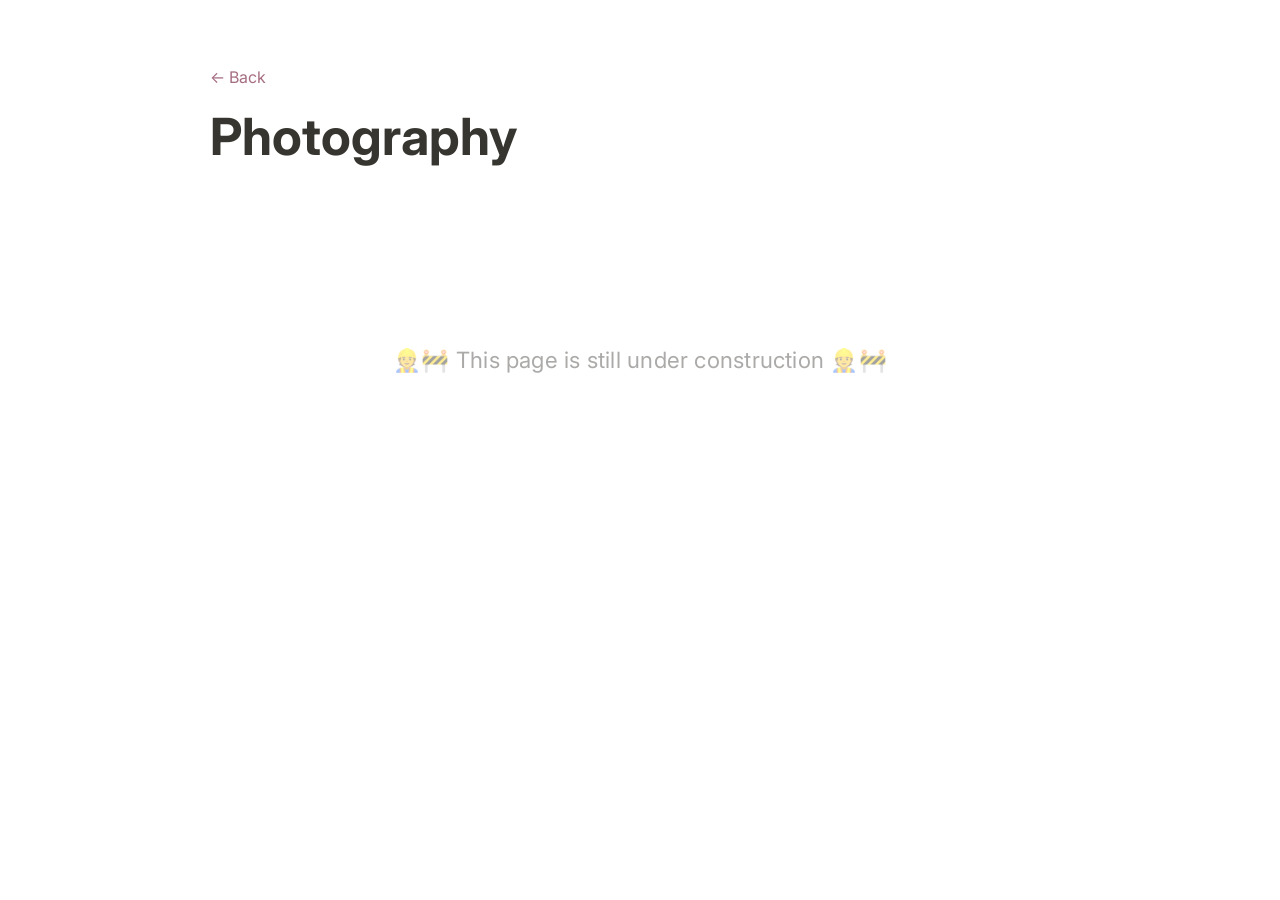
<file: random/photography.html>
<!doctype html>
<html lang="en">
  <head>
    <meta charset="utf-8" />
    <meta name="viewport" content="width=device-width, initial-scale=1" />
    <meta name="format-detection" content="telephone=no, date=no, email=no, address=no" />
    <title>Photography | Misc</title>
    <!-- Google tag (gtag.js) -->
    <script async src="https://www.googletagmanager.com/gtag/js?id=G-DR0ZLKDZBS"></script>
    <script>
      window.dataLayer = window.dataLayer || [];
      function gtag(){dataLayer.push(arguments);}
      gtag('js', new Date());
      gtag('config', 'G-DR0ZLKDZBS');
    </script>
    <link rel="preconnect" href="https://fonts.googleapis.com" />
    <link rel="preconnect" href="https://fonts.gstatic.com" crossorigin />
    <link href="https://fonts.googleapis.com/css2?family=Inter:wght@400;500;600;700&display=swap" rel="stylesheet" />
    <link rel="icon" type="image/png" href="../favicon.png?v=11" />
    <link rel="icon" type="image/x-icon" href="../favicon.ico?v=11" />
    <link rel="shortcut icon" href="../favicon.ico?v=11" />
    <link rel="stylesheet" href="../css/main.css?v=10" />
    <script src="../js/site-config.js?v=1"></script>
    <script src="../js/goatcounter.js?v=1"></script>
  </head>
  <body class="page-wrap">
    <div class="cursor-trail" aria-hidden="true">
      <canvas class="cursor-trail__canvas"></canvas>
      <div class="cursor-trail__lead"></div>
    </div>

    <header class="site-header detail-mobile-header">
      <div class="container nav-wrap">
        <a class="brand" href="../index.html#home">Mengqi Shi</a>
        <button
          class="nav-toggle"
          type="button"
          aria-expanded="false"
          aria-controls="primary-nav"
          aria-label="Open navigation menu"
        >
          <span></span>
          <span></span>
          <span></span>
        </button>
        <nav id="primary-nav" class="primary-nav" aria-label="Primary navigation">
          <ul class="nav-list">
            <li><a href="../index.html#research">Research Interests</a></li>
            <li><a href="../index.html#publications">Publications</a></li>
            <li><a href="../index.html#experience">Research Experience</a></li>
            <li><a href="../index.html#education">Education</a></li>
            <li><a href="../index.html#teaching">Academic Services</a></li>
            <li><a href="../index.html#misc">Misc</a></li>
          </ul>
        </nav>
      </div>
    </header>

    <main class="container research-detail">
      <a class="back-link" href="../index.html#misc">← Back</a>
      <h1>Photography</h1>
      <p class="page-placeholder">👷🚧 This page is still under construction 👷🚧</p>
      <!--
      <p>
        Placeholder text: share your visual diary, themes you like to capture, and how photography complements your
        research and daily life.
      </p>
      <blockquote class="quote-block">
        "Placeholder note: small moments and light studies from everyday life."
      </blockquote>
      <section class="detail-grid" aria-label="Photography sections">
        <article class="detail-card">
          <h2>Albums</h2>
          <ul>
            <li><a href="#">City Walks</a></li>
            <li><a href="#">Nature & Light</a></li>
            <li><a href="#">Travel Notes</a></li>
          </ul>
        </article>
        <article class="detail-card">
          <h2>Gear & Workflow</h2>
          <ul>
            <li>Camera: [Placeholder]</li>
            <li>Editing: [Placeholder]</li>
            <li>Favorite style: [Placeholder]</li>
          </ul>
        </article>
      </section>
      -->
    </main>
    <script src="../js/cursor-trail.js?v=6"></script>
    <script src="../js/mobile-nav.js?v=1"></script>
  </body>
</html>
</file>
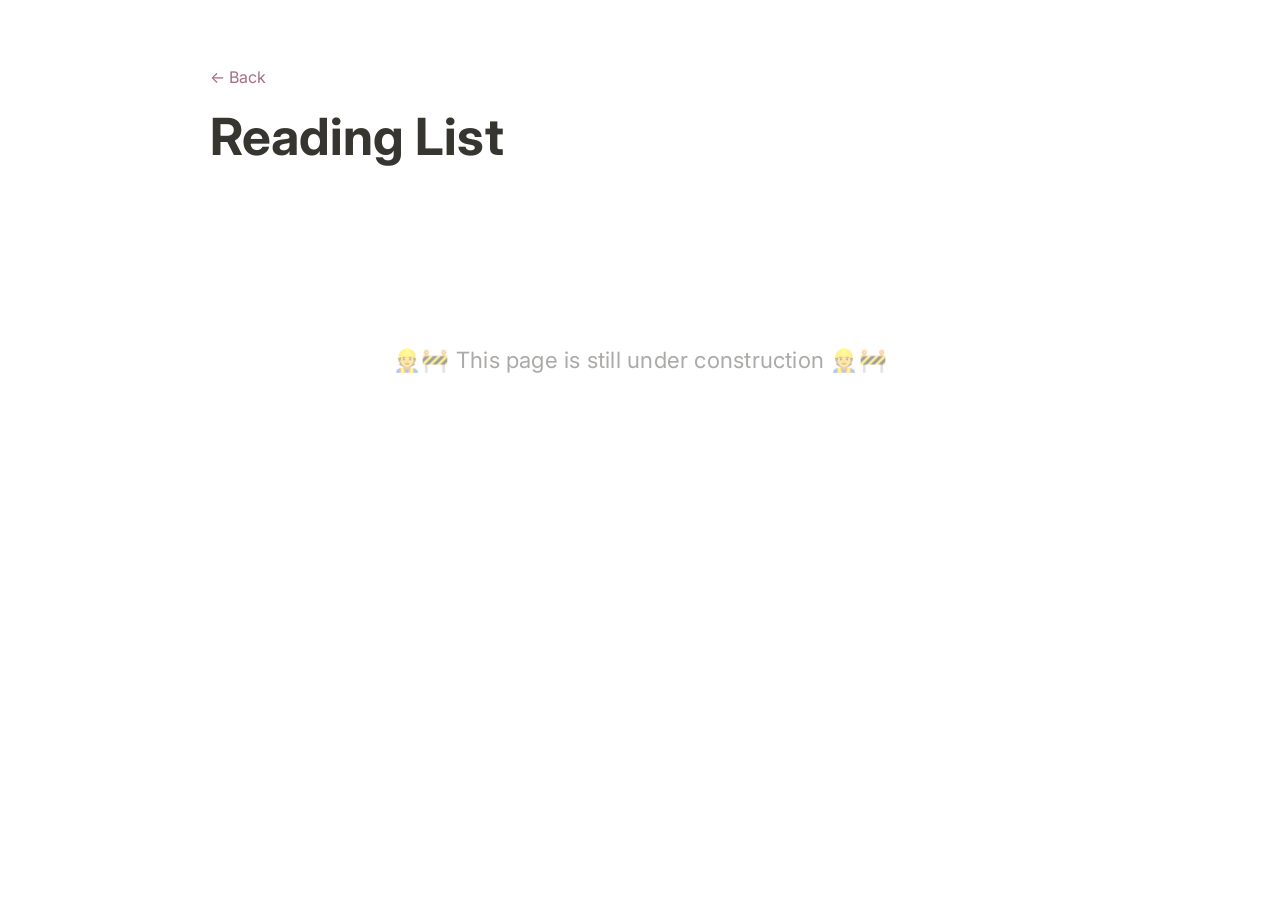
<file: random/reading.html>
<!doctype html>
<html lang="en">
  <head>
    <meta charset="utf-8" />
    <meta name="viewport" content="width=device-width, initial-scale=1" />
    <meta name="format-detection" content="telephone=no, date=no, email=no, address=no" />
    <title>Reading List | Misc</title>
    <!-- Google tag (gtag.js) -->
    <script async src="https://www.googletagmanager.com/gtag/js?id=G-DR0ZLKDZBS"></script>
    <script>
      window.dataLayer = window.dataLayer || [];
      function gtag(){dataLayer.push(arguments);}
      gtag('js', new Date());
      gtag('config', 'G-DR0ZLKDZBS');
    </script>
    <link rel="preconnect" href="https://fonts.googleapis.com" />
    <link rel="preconnect" href="https://fonts.gstatic.com" crossorigin />
    <link href="https://fonts.googleapis.com/css2?family=Inter:wght@400;500;600;700&display=swap" rel="stylesheet" />
    <link rel="icon" type="image/png" href="../favicon.png?v=11" />
    <link rel="icon" type="image/x-icon" href="../favicon.ico?v=11" />
    <link rel="shortcut icon" href="../favicon.ico?v=11" />
    <link rel="stylesheet" href="../css/main.css?v=10" />
    <script src="../js/site-config.js?v=1"></script>
    <script src="../js/goatcounter.js?v=1"></script>
  </head>
  <body class="page-wrap">
    <div class="cursor-trail" aria-hidden="true">
      <canvas class="cursor-trail__canvas"></canvas>
      <div class="cursor-trail__lead"></div>
    </div>

    <header class="site-header detail-mobile-header">
      <div class="container nav-wrap">
        <a class="brand" href="../index.html#home">Mengqi Shi</a>
        <button
          class="nav-toggle"
          type="button"
          aria-expanded="false"
          aria-controls="primary-nav"
          aria-label="Open navigation menu"
        >
          <span></span>
          <span></span>
          <span></span>
        </button>
        <nav id="primary-nav" class="primary-nav" aria-label="Primary navigation">
          <ul class="nav-list">
            <li><a href="../index.html#research">Research Interests</a></li>
            <li><a href="../index.html#publications">Publications</a></li>
            <li><a href="../index.html#experience">Research Experience</a></li>
            <li><a href="../index.html#education">Education</a></li>
            <li><a href="../index.html#teaching">Academic Services</a></li>
            <li><a href="../index.html#misc">Misc</a></li>
          </ul>
        </nav>
      </div>
    </header>

    <main class="container research-detail">
      <a class="back-link" href="../index.html#misc">← Back</a>
      <h1>Reading List</h1>
      <p class="page-placeholder">👷🚧 This page is still under construction 👷🚧</p>
      <!--
      <p>
        Placeholder text: track books, papers, and essays that influence your thinking in research, design, and
        everyday life.
      </p>
      <blockquote class="quote-block">
        "Placeholder note: reading is where long-term ideas start to connect."
      </blockquote>
      <section class="detail-grid" aria-label="Reading sections">
        <article class="detail-card">
          <h2>Currently Reading</h2>
          <ul>
            <li><em>[Book Title]</em> — [Author]</li>
            <li><em>[Book Title]</em> — [Author]</li>
            <li><em>[Book Title]</em> — [Author]</li>
          </ul>
        </article>
        <article class="detail-card">
          <h2>Recent Favorites</h2>
          <ul>
            <li><a href="#">[Favorite 1]</a></li>
            <li><a href="#">[Favorite 2]</a></li>
            <li><a href="#">[Favorite 3]</a></li>
          </ul>
        </article>
      </section>
      -->
    </main>
    <script src="../js/cursor-trail.js?v=6"></script>
    <script src="../js/mobile-nav.js?v=1"></script>
  </body>
</html>
</file>
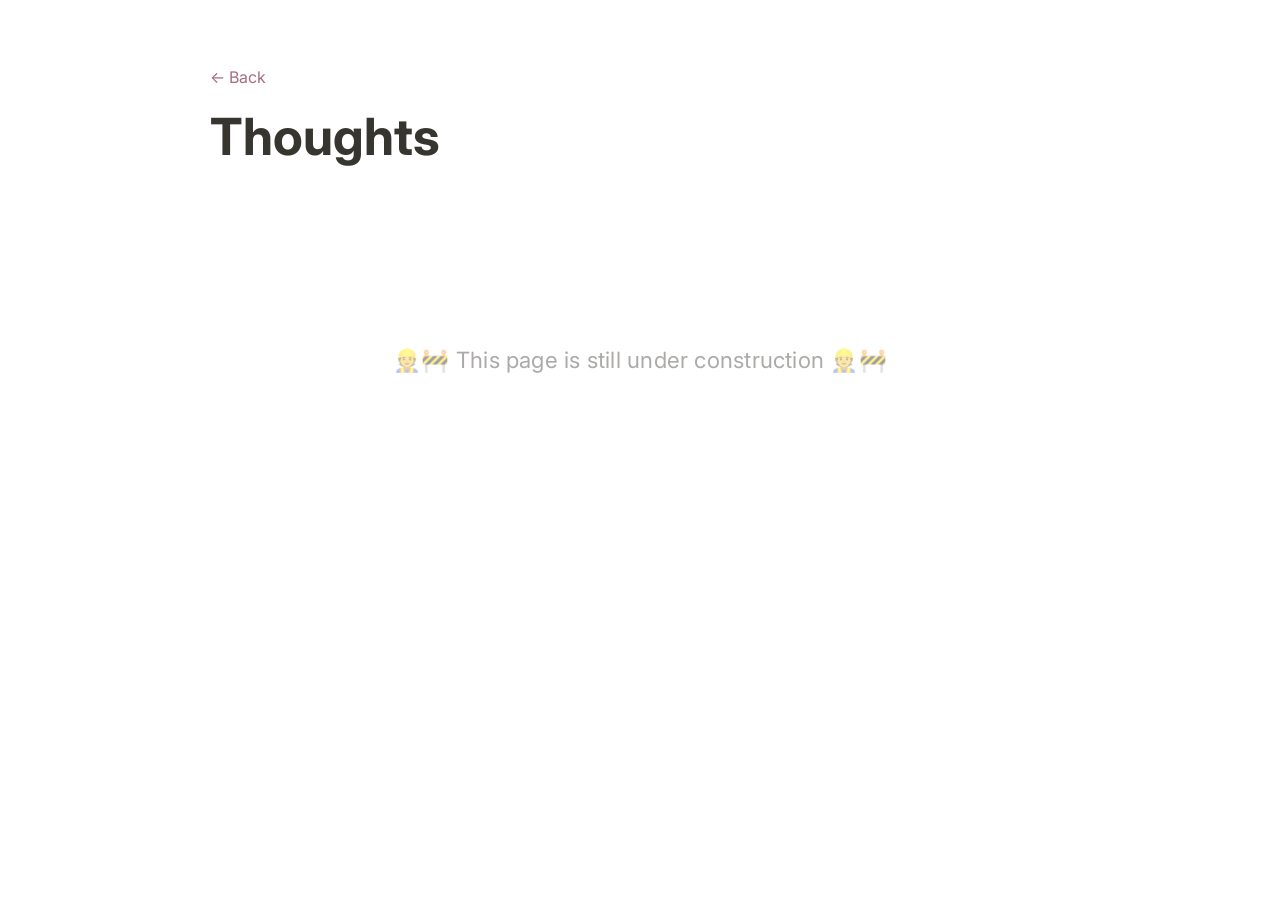
<file: random/thoughts.html>
<!doctype html>
<html lang="en">
  <head>
    <meta charset="utf-8" />
    <meta name="viewport" content="width=device-width, initial-scale=1" />
    <meta name="format-detection" content="telephone=no, date=no, email=no, address=no" />
    <title>Thoughts | Misc</title>
    <!-- Google tag (gtag.js) -->
    <script async src="https://www.googletagmanager.com/gtag/js?id=G-DR0ZLKDZBS"></script>
    <script>
      window.dataLayer = window.dataLayer || [];
      function gtag(){dataLayer.push(arguments);}
      gtag('js', new Date());
      gtag('config', 'G-DR0ZLKDZBS');
    </script>
    <link rel="preconnect" href="https://fonts.googleapis.com" />
    <link rel="preconnect" href="https://fonts.gstatic.com" crossorigin />
    <link href="https://fonts.googleapis.com/css2?family=Inter:wght@400;500;600;700&display=swap" rel="stylesheet" />
    <link rel="icon" type="image/png" href="../favicon.png?v=11" />
    <link rel="icon" type="image/x-icon" href="../favicon.ico?v=11" />
    <link rel="shortcut icon" href="../favicon.ico?v=11" />
    <link rel="stylesheet" href="../css/main.css?v=10" />
    <script src="../js/site-config.js?v=1"></script>
    <script src="../js/goatcounter.js?v=1"></script>
  </head>
  <body class="page-wrap">
    <div class="cursor-trail" aria-hidden="true">
      <canvas class="cursor-trail__canvas"></canvas>
      <div class="cursor-trail__lead"></div>
    </div>

    <header class="site-header detail-mobile-header">
      <div class="container nav-wrap">
        <a class="brand" href="../index.html#home">Mengqi Shi</a>
        <button
          class="nav-toggle"
          type="button"
          aria-expanded="false"
          aria-controls="primary-nav"
          aria-label="Open navigation menu"
        >
          <span></span>
          <span></span>
          <span></span>
        </button>
        <nav id="primary-nav" class="primary-nav" aria-label="Primary navigation">
          <ul class="nav-list">
            <li><a href="../index.html#research">Research Interests</a></li>
            <li><a href="../index.html#publications">Publications</a></li>
            <li><a href="../index.html#experience">Research Experience</a></li>
            <li><a href="../index.html#education">Education</a></li>
            <li><a href="../index.html#teaching">Academic Services</a></li>
            <li><a href="../index.html#misc">Misc</a></li>
          </ul>
        </nav>
      </div>
    </header>

    <main class="container research-detail">
      <a class="back-link" href="../index.html#misc">← Back</a>
      <h1>Thoughts</h1>
      <p class="page-placeholder">👷🚧 This page is still under construction 👷🚧</p>
      <!--
      <p>
        Placeholder text: a lightweight space for short reflections on research practice, product design, and daily
        observations.
      </p>
      <blockquote class="quote-block">
        "Placeholder note: tiny notes often become future projects."
      </blockquote>
      <section class="detail-grid" aria-label="Thoughts sections">
        <article class="detail-card">
          <h2>Short Notes</h2>
          <ul>
            <li><a href="#">[Note Title 1]</a></li>
            <li><a href="#">[Note Title 2]</a></li>
            <li><a href="#">[Note Title 3]</a></li>
          </ul>
        </article>
        <article class="detail-card">
          <h2>Topics</h2>
          <ul>
            <li>Human-centered AI</li>
            <li>Research workflow</li>
            <li>Design and communication</li>
          </ul>
        </article>
      </section>
      -->
    </main>
    <script src="../js/cursor-trail.js?v=6"></script>
    <script src="../js/mobile-nav.js?v=1"></script>
  </body>
</html>
</file>
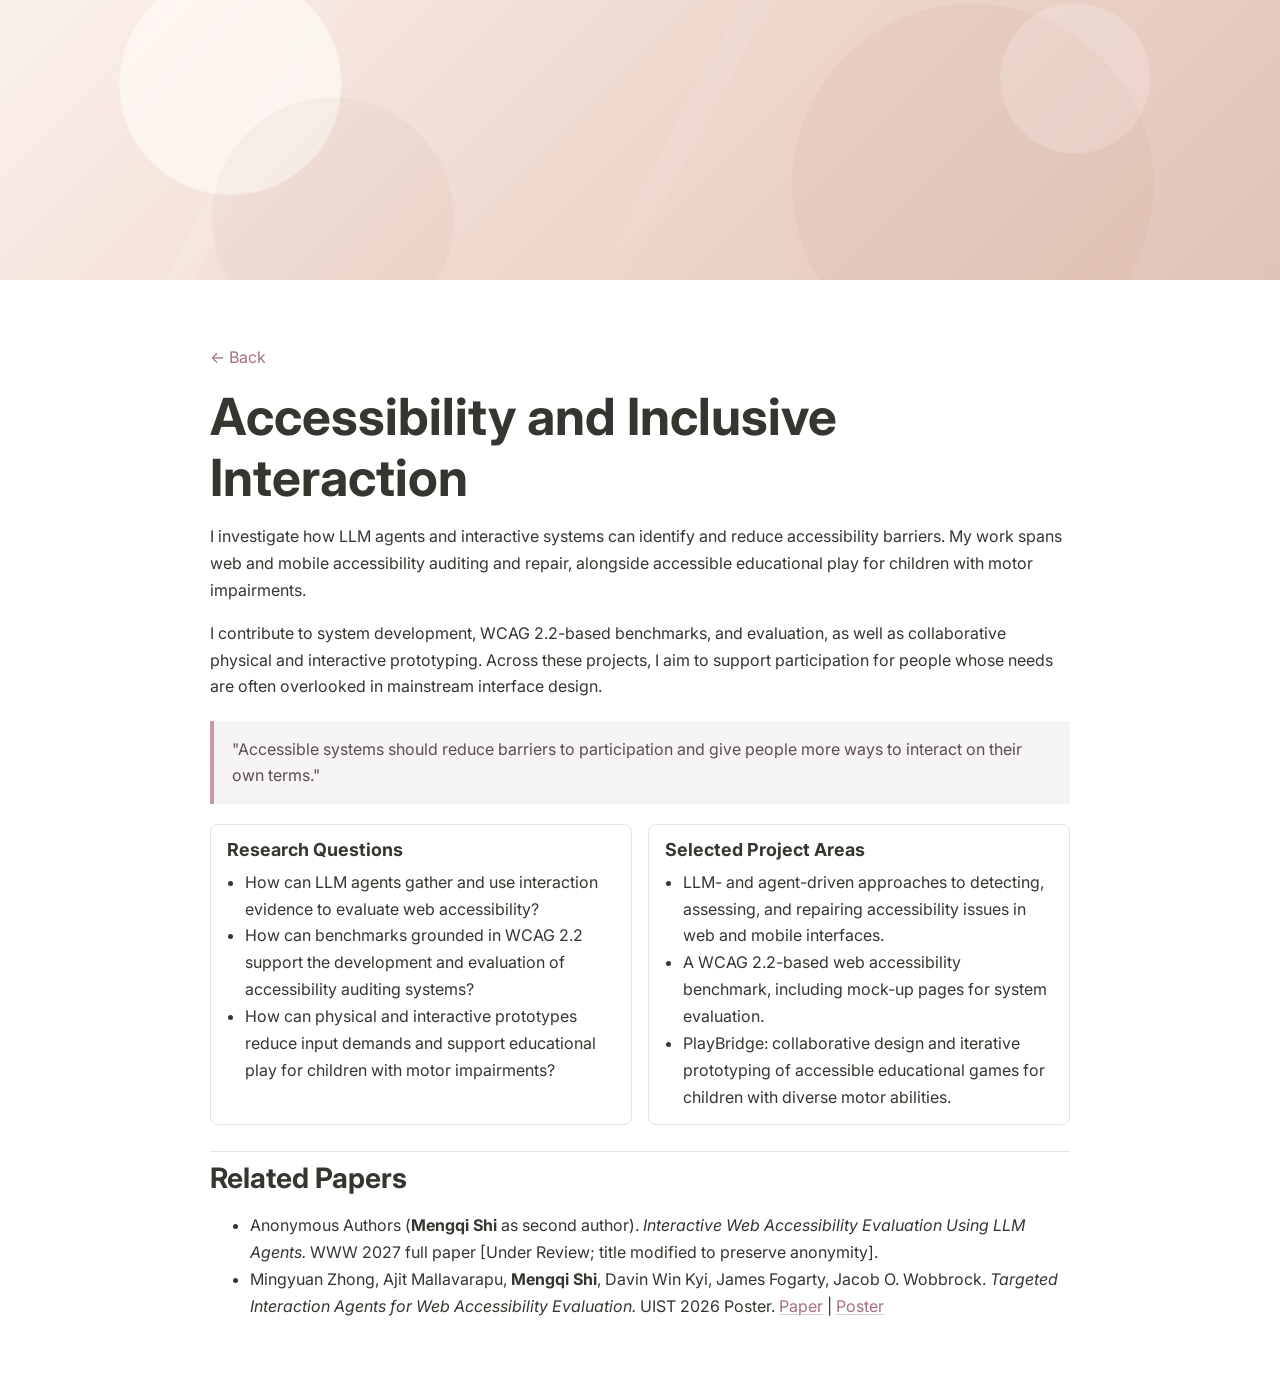
<file: research/human-ai-collaboration.html>
<!doctype html>
<html lang="en">
  <head>
    <meta charset="utf-8" />
    <meta name="viewport" content="width=device-width, initial-scale=1" />
    <meta name="format-detection" content="telephone=no, date=no, email=no, address=no" />
    <title>Accessibility and Inclusive Interaction | Research</title>
    <!-- Google tag (gtag.js) -->
    <script async src="https://www.googletagmanager.com/gtag/js?id=G-DR0ZLKDZBS"></script>
    <script>
      window.dataLayer = window.dataLayer || [];
      function gtag(){dataLayer.push(arguments);}
      gtag('js', new Date());
      gtag('config', 'G-DR0ZLKDZBS');
    </script>
    <link rel="preconnect" href="https://fonts.googleapis.com" />
    <link rel="preconnect" href="https://fonts.gstatic.com" crossorigin />
    <link
      href="https://fonts.googleapis.com/css2?family=Inter:wght@400;500;600;700&display=swap"
      rel="stylesheet"
    />
    <link rel="icon" type="image/png" href="../favicon.png?v=11" />
    <link rel="icon" type="image/x-icon" href="../favicon.ico?v=11" />
    <link rel="shortcut icon" href="../favicon.ico?v=11" />
    <link rel="stylesheet" href="../css/main.css?v=10" />
    <script src="../js/site-config.js?v=1"></script>
    <script src="../js/goatcounter.js?v=1"></script>
  </head>
  <body class="page-wrap">
    <div class="cursor-trail" aria-hidden="true">
      <canvas class="cursor-trail__canvas"></canvas>
      <div class="cursor-trail__lead"></div>
    </div>

    <header class="site-header detail-mobile-header">
      <div class="container nav-wrap">
        <a class="brand" href="../index.html#home">Mengqi Shi</a>
        <button
          class="nav-toggle"
          type="button"
          aria-expanded="false"
          aria-controls="primary-nav"
          aria-label="Open navigation menu"
        >
          <span></span>
          <span></span>
          <span></span>
        </button>
        <nav id="primary-nav" class="primary-nav" aria-label="Primary navigation">
          <ul class="nav-list">
            <li><a href="../index.html#research">Research Interests</a></li>
            <li><a href="../index.html#publications">Publications</a></li>
            <li><a href="../index.html#experience">Research Experience</a></li>
            <li><a href="../index.html#education">Education</a></li>
            <li><a href="../index.html#teaching">Academic Services</a></li>
            <li><a href="../index.html#misc">Misc</a></li>
          </ul>
        </nav>
      </div>
    </header>

    <!-- Research Detail Hero -->
    <header class="detail-hero detail-hero--warm" aria-label="Research visual banner">
      <div class="detail-hero-art" role="img" aria-label="Placeholder banner artwork for research topic"></div>
    </header>

    <main class="container research-detail">
      <a class="back-link" href="../index.html#research">← Back</a>

      <section class="detail-intro">
        <h1>Accessibility and Inclusive Interaction</h1>
        <p>
          I investigate how LLM agents and interactive systems can identify and reduce accessibility barriers. My work spans web and mobile accessibility auditing and repair, alongside accessible educational play for children with motor impairments.
        </p>
        <p>
          I contribute to system development, WCAG 2.2-based benchmarks, and evaluation, as well as collaborative physical and interactive prototyping. Across these projects, I aim to support participation for people whose needs are often overlooked in mainstream interface design.
        </p>
      </section>

      <blockquote class="quote-block">
        "Accessible systems should reduce barriers to participation and give people more ways to interact on their own terms."
      </blockquote>

      <section class="detail-grid" aria-label="Research focus blocks">
        <article class="detail-card">
          <h2>Research Questions</h2>
          <ul>
            <li>How can LLM agents gather and use interaction evidence to evaluate web accessibility?</li>
            <li>How can benchmarks grounded in WCAG 2.2 support the development and evaluation of accessibility auditing systems?</li>
            <li>How can physical and interactive prototypes reduce input demands and support educational play for children with motor impairments?</li>
          </ul>
        </article>

        <article class="detail-card">
          <h2>Selected Project Areas</h2>
          <ul>
            <li>LLM- and agent-driven approaches to detecting, assessing, and repairing accessibility issues in web and mobile interfaces.</li>
            <li>A WCAG 2.2-based web accessibility benchmark, including mock-up pages for system evaluation.</li>
            <li>PlayBridge: collaborative design and iterative prototyping of accessible educational games for children with diverse motor abilities.</li>
          </ul>
        </article>
      </section>

      <section class="related-papers" aria-labelledby="related-papers-title">
        <h2 id="related-papers-title">Related Papers</h2>
        <ul>
            <li>Anonymous Authors (<strong>Mengqi Shi</strong> as second author). <em>Interactive Web Accessibility Evaluation Using LLM Agents.</em> WWW 2027 full paper [Under Review; title modified to preserve anonymity].</li>
            <li>Mingyuan Zhong, Ajit Mallavarapu, <strong>Mengqi Shi</strong>, Davin Win Kyi, James Fogarty, Jacob O. Wobbrock. <em>Targeted Interaction Agents for Web Accessibility Evaluation.</em> UIST 2026 Poster. <a href="https://doi.org/10.1145/3830397.3841898" target="_blank" rel="noreferrer">Paper</a> | <a href="https://drive.google.com/file/d/1xLssn6jtM6y8B5KM5z-5mNItq0Lwld-j/view?usp=sharing" target="_blank" rel="noreferrer">Poster</a></li>
        </ul>
      </section>
    </main>
    <script src="../js/cursor-trail.js?v=6"></script>
    <script src="../js/mobile-nav.js?v=1"></script>
  </body>
</html>
</file>
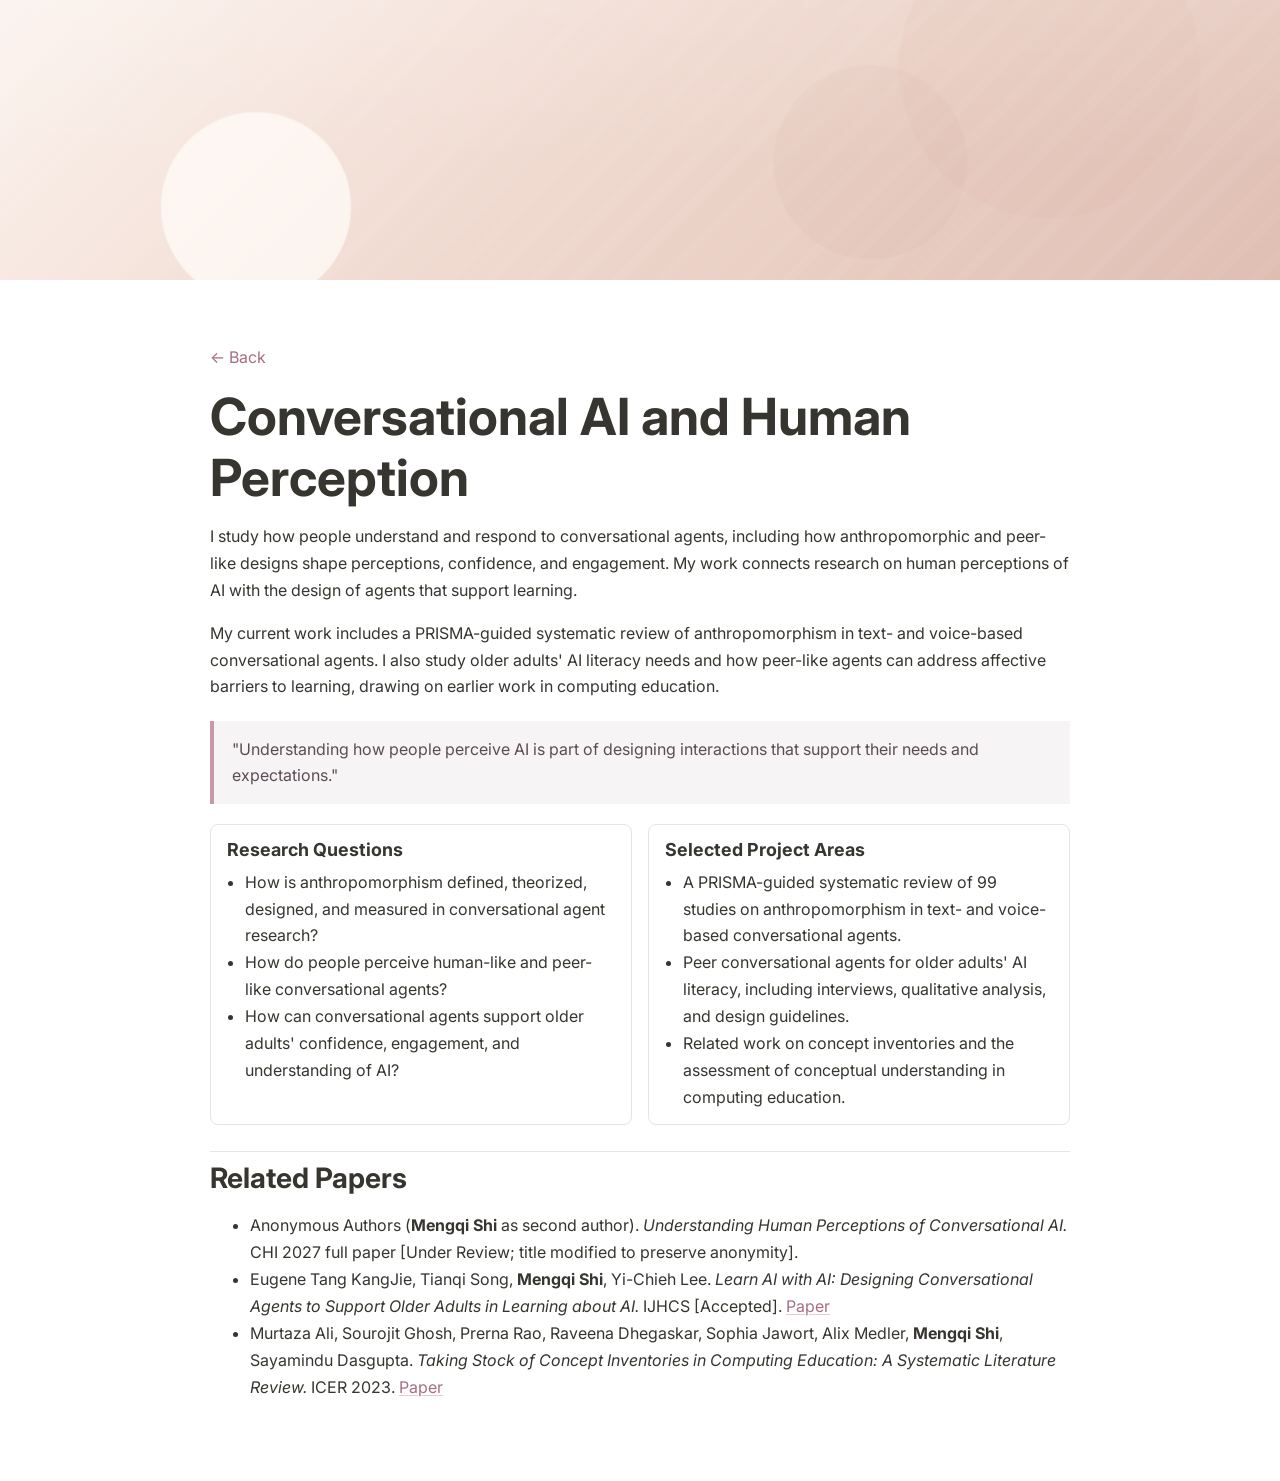
<file: research/learning-technologies.html>
<!doctype html>
<html lang="en">
  <head>
    <meta charset="utf-8" />
    <meta name="viewport" content="width=device-width, initial-scale=1" />
    <meta name="format-detection" content="telephone=no, date=no, email=no, address=no" />
    <title>Conversational AI and Human Perception | Research</title>
    <!-- Google tag (gtag.js) -->
    <script async src="https://www.googletagmanager.com/gtag/js?id=G-DR0ZLKDZBS"></script>
    <script>
      window.dataLayer = window.dataLayer || [];
      function gtag(){dataLayer.push(arguments);}
      gtag('js', new Date());
      gtag('config', 'G-DR0ZLKDZBS');
    </script>
    <link rel="preconnect" href="https://fonts.googleapis.com" />
    <link rel="preconnect" href="https://fonts.gstatic.com" crossorigin />
    <link
      href="https://fonts.googleapis.com/css2?family=Inter:wght@400;500;600;700&display=swap"
      rel="stylesheet"
    />
    <link rel="icon" type="image/png" href="../favicon.png?v=11" />
    <link rel="icon" type="image/x-icon" href="../favicon.ico?v=11" />
    <link rel="shortcut icon" href="../favicon.ico?v=11" />
    <link rel="stylesheet" href="../css/main.css?v=10" />
    <script src="../js/site-config.js?v=1"></script>
    <script src="../js/goatcounter.js?v=1"></script>
  </head>
  <body class="page-wrap">
    <div class="cursor-trail" aria-hidden="true">
      <canvas class="cursor-trail__canvas"></canvas>
      <div class="cursor-trail__lead"></div>
    </div>

    <header class="site-header detail-mobile-header">
      <div class="container nav-wrap">
        <a class="brand" href="../index.html#home">Mengqi Shi</a>
        <button
          class="nav-toggle"
          type="button"
          aria-expanded="false"
          aria-controls="primary-nav"
          aria-label="Open navigation menu"
        >
          <span></span>
          <span></span>
          <span></span>
        </button>
        <nav id="primary-nav" class="primary-nav" aria-label="Primary navigation">
          <ul class="nav-list">
            <li><a href="../index.html#research">Research Interests</a></li>
            <li><a href="../index.html#publications">Publications</a></li>
            <li><a href="../index.html#experience">Research Experience</a></li>
            <li><a href="../index.html#education">Education</a></li>
            <li><a href="../index.html#teaching">Academic Services</a></li>
            <li><a href="../index.html#misc">Misc</a></li>
          </ul>
        </nav>
      </div>
    </header>

    <!-- Research Detail Hero -->
    <header class="detail-hero detail-hero--peach" aria-label="Research visual banner">
      <div class="detail-hero-art" role="img" aria-label="Placeholder banner artwork for research topic"></div>
    </header>

    <main class="container research-detail">
      <a class="back-link" href="../index.html#research">← Back</a>

      <section class="detail-intro">
        <h1>Conversational AI and Human Perception</h1>
        <p>
          I study how people understand and respond to conversational agents, including how anthropomorphic and peer-like designs shape perceptions, confidence, and engagement. My work connects research on human perceptions of AI with the design of agents that support learning.
        </p>
        <p>
          My current work includes a PRISMA-guided systematic review of anthropomorphism in text- and voice-based conversational agents. I also study older adults' AI literacy needs and how peer-like agents can address affective barriers to learning, drawing on earlier work in computing education.
        </p>
      </section>

      <blockquote class="quote-block">
        "Understanding how people perceive AI is part of designing interactions that support their needs and expectations."
      </blockquote>

      <section class="detail-grid" aria-label="Research focus blocks">
        <article class="detail-card">
          <h2>Research Questions</h2>
          <ul>
            <li>How is anthropomorphism defined, theorized, designed, and measured in conversational agent research?</li>
            <li>How do people perceive human-like and peer-like conversational agents?</li>
            <li>How can conversational agents support older adults' confidence, engagement, and understanding of AI?</li>
          </ul>
        </article>

        <article class="detail-card">
          <h2>Selected Project Areas</h2>
          <ul>
            <li>A PRISMA-guided systematic review of 99 studies on anthropomorphism in text- and voice-based conversational agents.</li>
            <li>Peer conversational agents for older adults' AI literacy, including interviews, qualitative analysis, and design guidelines.</li>
            <li>Related work on concept inventories and the assessment of conceptual understanding in computing education.</li>
          </ul>
        </article>
      </section>

      <section class="related-papers" aria-labelledby="related-papers-title">
        <h2 id="related-papers-title">Related Papers</h2>
        <ul>
            <li>Anonymous Authors (<strong>Mengqi Shi</strong> as second author). <em>Understanding Human Perceptions of Conversational AI.</em> CHI 2027 full paper [Under Review; title modified to preserve anonymity].</li>
            <li>Eugene Tang KangJie, Tianqi Song, <strong>Mengqi Shi</strong>, Yi-Chieh Lee. <em>Learn AI with AI: Designing Conversational Agents to Support Older Adults in Learning about AI.</em> IJHCS [Accepted]. <a href="https://www.sciencedirect.com/science/article/pii/S1071581926002284?via%3Dihub" target="_blank" rel="noreferrer">Paper</a></li>
            <li>Murtaza Ali, Sourojit Ghosh, Prerna Rao, Raveena Dhegaskar, Sophia Jawort, Alix Medler, <strong>Mengqi Shi</strong>, Sayamindu Dasgupta. <em>Taking Stock of Concept Inventories in Computing Education: A Systematic Literature Review.</em> ICER 2023. <a href="https://doi.org/10.1145/3568813.3600120" target="_blank" rel="noreferrer">Paper</a></li>
        </ul>
      </section>
    </main>
    <script src="../js/cursor-trail.js?v=6"></script>
    <script src="../js/mobile-nav.js?v=1"></script>
  </body>
</html>
</file>
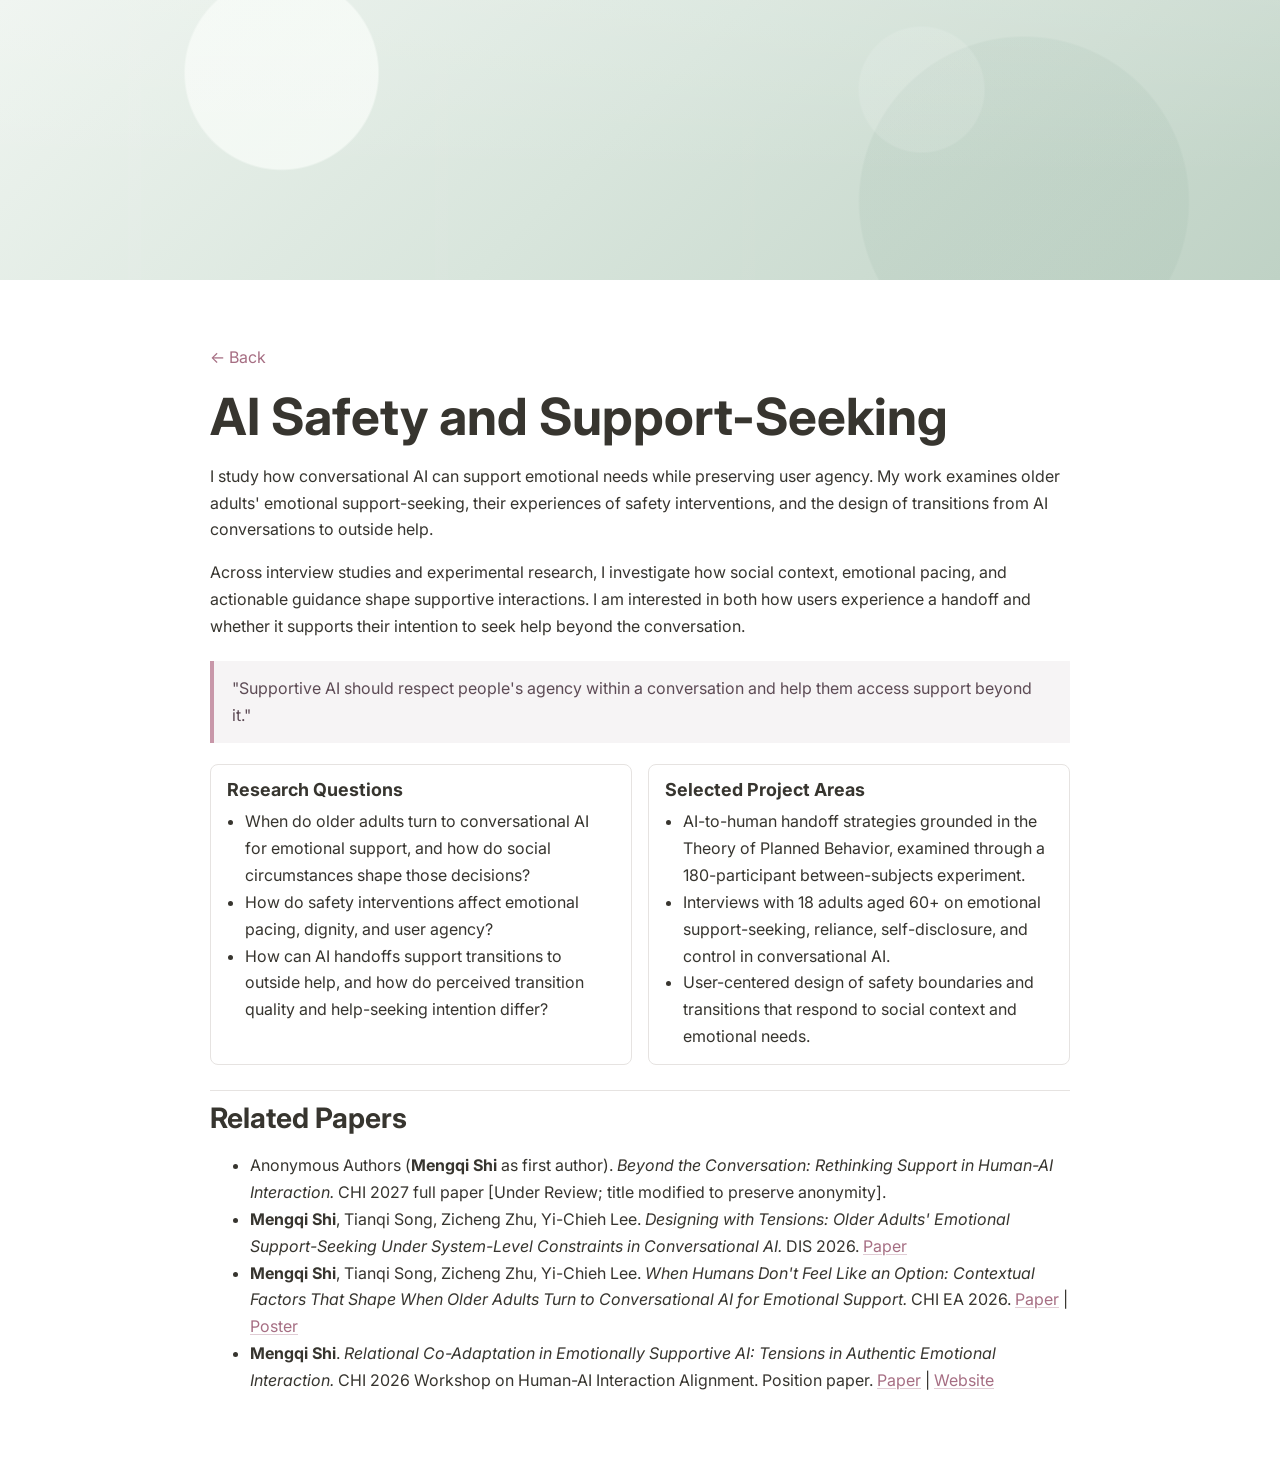
<file: research/responsible-evaluation.html>
<!doctype html>
<html lang="en">
  <head>
    <meta charset="utf-8" />
    <meta name="viewport" content="width=device-width, initial-scale=1" />
    <meta name="format-detection" content="telephone=no, date=no, email=no, address=no" />
    <title>AI Safety and Support-Seeking | Research</title>
    <!-- Google tag (gtag.js) -->
    <script async src="https://www.googletagmanager.com/gtag/js?id=G-DR0ZLKDZBS"></script>
    <script>
      window.dataLayer = window.dataLayer || [];
      function gtag(){dataLayer.push(arguments);}
      gtag('js', new Date());
      gtag('config', 'G-DR0ZLKDZBS');
    </script>
    <link rel="preconnect" href="https://fonts.googleapis.com" />
    <link rel="preconnect" href="https://fonts.gstatic.com" crossorigin />
    <link
      href="https://fonts.googleapis.com/css2?family=Inter:wght@400;500;600;700&display=swap"
      rel="stylesheet"
    />
    <link rel="icon" type="image/png" href="../favicon.png?v=11" />
    <link rel="icon" type="image/x-icon" href="../favicon.ico?v=11" />
    <link rel="shortcut icon" href="../favicon.ico?v=11" />
    <link rel="stylesheet" href="../css/main.css?v=10" />
    <script src="../js/site-config.js?v=1"></script>
    <script src="../js/goatcounter.js?v=1"></script>
  </head>
  <body class="page-wrap">
    <div class="cursor-trail" aria-hidden="true">
      <canvas class="cursor-trail__canvas"></canvas>
      <div class="cursor-trail__lead"></div>
    </div>

    <header class="site-header detail-mobile-header">
      <div class="container nav-wrap">
        <a class="brand" href="../index.html#home">Mengqi Shi</a>
        <button
          class="nav-toggle"
          type="button"
          aria-expanded="false"
          aria-controls="primary-nav"
          aria-label="Open navigation menu"
        >
          <span></span>
          <span></span>
          <span></span>
        </button>
        <nav id="primary-nav" class="primary-nav" aria-label="Primary navigation">
          <ul class="nav-list">
            <li><a href="../index.html#research">Research Interests</a></li>
            <li><a href="../index.html#publications">Publications</a></li>
            <li><a href="../index.html#experience">Research Experience</a></li>
            <li><a href="../index.html#education">Education</a></li>
            <li><a href="../index.html#teaching">Academic Services</a></li>
            <li><a href="../index.html#misc">Misc</a></li>
          </ul>
        </nav>
      </div>
    </header>

    <!-- Research Detail Hero -->
    <header class="detail-hero detail-hero--sage" aria-label="Research visual banner">
      <div class="detail-hero-art" role="img" aria-label="Placeholder banner artwork for research topic"></div>
    </header>

    <main class="container research-detail">
      <a class="back-link" href="../index.html#research">← Back</a>

      <section class="detail-intro">
        <h1>AI Safety and Support-Seeking</h1>
        <p>
          I study how conversational AI can support emotional needs while preserving user agency. My work examines older adults' emotional support-seeking, their experiences of safety interventions, and the design of transitions from AI conversations to outside help.
        </p>
        <p>
          Across interview studies and experimental research, I investigate how social context, emotional pacing, and actionable guidance shape supportive interactions. I am interested in both how users experience a handoff and whether it supports their intention to seek help beyond the conversation.
        </p>
      </section>

      <blockquote class="quote-block">
        "Supportive AI should respect people's agency within a conversation and help them access support beyond it."
      </blockquote>

      <section class="detail-grid" aria-label="Research focus blocks">
        <article class="detail-card">
          <h2>Research Questions</h2>
          <ul>
            <li>When do older adults turn to conversational AI for emotional support, and how do social circumstances shape those decisions?</li>
            <li>How do safety interventions affect emotional pacing, dignity, and user agency?</li>
            <li>How can AI handoffs support transitions to outside help, and how do perceived transition quality and help-seeking intention differ?</li>
          </ul>
        </article>

        <article class="detail-card">
          <h2>Selected Project Areas</h2>
          <ul>
            <li>AI-to-human handoff strategies grounded in the Theory of Planned Behavior, examined through a 180-participant between-subjects experiment.</li>
            <li>Interviews with 18 adults aged 60+ on emotional support-seeking, reliance, self-disclosure, and control in conversational AI.</li>
            <li>User-centered design of safety boundaries and transitions that respond to social context and emotional needs.</li>
          </ul>
        </article>
      </section>

      <section class="related-papers" aria-labelledby="related-papers-title">
        <h2 id="related-papers-title">Related Papers</h2>
        <ul>
            <li>Anonymous Authors (<strong>Mengqi Shi</strong> as first author). <em>Beyond the Conversation: Rethinking Support in Human-AI Interaction.</em> CHI 2027 full paper [Under Review; title modified to preserve anonymity].</li>
            <li><strong>Mengqi Shi</strong>, Tianqi Song, Zicheng Zhu, Yi-Chieh Lee. <em>Designing with Tensions: Older Adults' Emotional Support-Seeking Under System-Level Constraints in Conversational AI.</em> DIS 2026. <a href="https://dl.acm.org/doi/10.1145/3800645.3812902" target="_blank" rel="noreferrer">Paper</a></li>
            <li><strong>Mengqi Shi</strong>, Tianqi Song, Zicheng Zhu, Yi-Chieh Lee. <em>When Humans Don't Feel Like an Option: Contextual Factors That Shape When Older Adults Turn to Conversational AI for Emotional Support.</em> CHI EA 2026. <a href="https://arxiv.org/abs/2603.01413" target="_blank" rel="noreferrer">Paper</a> | <a href="https://drive.google.com/file/d/1zU-7uozQLgJUb0qbXHE8hxPn3fgYhWKj/view?usp=sharing" target="_blank" rel="noreferrer">Poster</a></li>
            <li><strong>Mengqi Shi</strong>. <em>Relational Co-Adaptation in Emotionally Supportive AI: Tensions in Authentic Emotional Interaction.</em> CHI 2026 Workshop on Human-AI Interaction Alignment. Position paper. <a href="https://arxiv.org/abs/2603.27411" target="_blank" rel="noreferrer">Paper</a> | <a href="https://bialign-workshop.github.io/2026/papers" target="_blank" rel="noreferrer">Website</a></li>
        </ul>
      </section>
    </main>
    <script src="../js/cursor-trail.js?v=6"></script>
    <script src="../js/mobile-nav.js?v=1"></script>
  </body>
</html>
</file>
<file: css/main.css>
:root {
  --accent: #c897a9;
  --accent-deep: #a66e83;
  --hover-tint: #f5f1f3;
  --hover-tint-strong: #efe8eb;
  --text-main: #37352f;
  --text-soft: rgba(55, 53, 47, 0.72);
  --bg-main: #ffffff;
  --bg-tint: #f8e8ee;
  --tag-bg: #fce4ec;
  --line: #e6e3e1;
  --shadow: 0 4px 14px rgba(0, 0, 0, 0.06);
}

/* Base and global layout */
* {
  box-sizing: border-box;
}

html {
  scroll-behavior: smooth;
}

a[x-apple-data-detectors],
a[x-apple-data-detectors-type],
a[x-apple-data-detectors-type="calendar-event"],
a[x-apple-data-detectors-type="date"],
a[x-apple-data-detectors-type="telephone"] {
  color: inherit !important;
  text-decoration: none !important;
  font-size: inherit !important;
  font-family: inherit !important;
  font-weight: inherit !important;
  line-height: inherit !important;
}

::selection {
  background: transparent;
  color: var(--text-main);
}

::-moz-selection {
  background: transparent;
  color: var(--text-main);
}

.selection-layer {
  position: fixed;
  inset: 0;
  pointer-events: none;
  z-index: 9996;
}

.selection-rect {
  position: fixed;
  border-radius: 2px;
  background: rgba(200, 151, 169, 0.28);
  pointer-events: none;
}

.selection-accent {
  position: fixed;
  top: 0;
  left: 0;
  width: 3px;
  height: 0;
  border-radius: 999px;
  background: rgba(166, 110, 131, 0.72);
  pointer-events: none;
  opacity: 0;
  transform: translate(-100px, -100px);
  transition: opacity 0.14s ease, height 0.14s ease;
  z-index: 9998;
}

.selection-accent.is-visible {
  opacity: 1;
}

body {
  margin: 0;
  font-family: Inter, -apple-system, BlinkMacSystemFont, "Segoe UI", Roboto, "Helvetica Neue", Arial, sans-serif;
  background: var(--bg-main);
  color: var(--text-main);
  line-height: 1.68;
}

body.trail-cursor-enabled,
body.trail-cursor-enabled a,
body.trail-cursor-enabled button {
  cursor: none;
}

a {
  color: var(--accent-deep);
  text-decoration: underline;
  text-decoration-color: rgba(166, 110, 131, 0.35);
  text-underline-offset: 2px;
  transition: color 0.14s ease, text-decoration-color 0.14s ease;
}

a:hover,
a:focus-visible {
  color: #8f5f71;
  text-decoration-color: #8f5f71;
}

img {
  max-width: 100%;
  display: block;
}

.cursor-trail {
  position: fixed;
  top: 0;
  left: 0;
  pointer-events: none;
  z-index: 9999;
  opacity: 0;
  transition: opacity 0.2s ease;
}

.cursor-trail.is-visible {
  opacity: 1;
}

.cursor-trail__canvas,
.cursor-trail__lead {
  position: fixed;
  top: 0;
  left: 0;
}

.cursor-trail__canvas {
  width: 100vw;
  height: 100vh;
}

.cursor-trail__lead {
  border-radius: 50%;
  transform: translate(-120px, -120px);
  will-change: transform;
  transform-origin: center;
}

.cursor-trail__lead {
  width: 12px;
  height: 12px;
  margin-left: -6px;
  margin-top: -6px;
  background: rgba(214, 144, 171, 0.92);
  box-shadow: 0 0 0 1px rgba(255, 255, 255, 0.36), 0 0 18px rgba(214, 144, 171, 0.18);
}

.cursor-trail__lead::before,
.cursor-trail__lead::after {
  content: "";
  position: absolute;
  opacity: 0;
}

body.cat-cursor-active .cursor-trail__lead {
  width: 24px;
  height: 24px;
  margin-left: -9px;
  margin-top: -20px;
  border-radius: 0;
  background: rgba(214, 144, 171, 0.98);
  box-shadow: 0 0 14px rgba(214, 144, 171, 0.12);
  -webkit-mask-image: url("../assets/images/cat-cursor.svg");
  -webkit-mask-repeat: no-repeat;
  -webkit-mask-position: center;
  -webkit-mask-size: contain;
  mask-image: url("../assets/images/cat-cursor.svg");
  mask-repeat: no-repeat;
  mask-position: center;
  mask-size: contain;
}

body.cat-cursor-active .cursor-trail__lead::before,
body.cat-cursor-active .cursor-trail__lead::after {
  opacity: 0;
}

.cursor-trail.is-pressed .cursor-trail__lead {
  width: 10px;
  height: 10px;
  margin-left: -5px;
  margin-top: -5px;
}

body.cat-cursor-active .cursor-trail.is-pressed .cursor-trail__lead {
  width: 22px;
  height: 22px;
  margin-left: -8px;
  margin-top: -18px;
}

.container {
  width: min(92%, 1160px);
  margin: 0 auto;
}

.section {
  padding: 4.8rem 0 0;
}

/* Navigation */
.site-header {
  position: sticky;
  top: 0;
  z-index: 20;
  background: rgba(255, 255, 255, 0.97);
  backdrop-filter: blur(8px);
  border-bottom: 1px solid rgba(230, 227, 225, 0.85);
}

.nav-wrap {
  min-height: 68px;
  display: flex;
  align-items: center;
  justify-content: space-between;
  gap: 1.5rem;
  overflow: visible;
}

.nav-toggle {
  display: none;
  appearance: none;
  border: 1px solid rgba(216, 193, 202, 0.85);
  background: rgba(255, 255, 255, 0.92);
  border-radius: 999px;
  width: 46px;
  height: 46px;
  padding: 0;
  align-items: center;
  justify-content: center;
  gap: 4px;
  flex-direction: column;
  cursor: pointer;
  transition: border-color 0.18s ease, background-color 0.18s ease, transform 0.18s ease;
}

.nav-toggle span {
  display: block;
  width: 18px;
  height: 1.6px;
  border-radius: 999px;
  background: #8f5f71;
  transition: transform 0.2s ease, opacity 0.2s ease;
}

.nav-toggle:hover,
.nav-toggle:focus-visible {
  border-color: #c6adb7;
  background: #fff;
}

.primary-nav {
  overflow: visible;
  margin-right: 0.9rem;
}

.brand {
  display: inline-block;
  text-decoration: none;
  color: var(--text-main);
  font-weight: 600;
  letter-spacing: 0.01em;
  transform-origin: left center;
  transition: transform 0.24s ease, letter-spacing 0.24s ease, color 0.2s ease;
  will-change: transform;
}

.brand:hover,
.brand:focus-visible {
  color: var(--accent-deep);
  letter-spacing: 0.018em;
  transform: scale(1.16) translateX(3px);
}

.nav-list {
  margin: 0;
  padding: 0;
  list-style: none;
  display: flex;
  flex-wrap: wrap;
  gap: 1rem 1.75rem;
  margin-left: -0.45rem;
}

.nav-list a {
  position: relative;
  color: var(--text-soft);
  text-decoration: none;
  font-size: 0.95rem;
  padding-bottom: 0.18rem;
  border-bottom: none;
  transition: color 0.18s ease, transform 0.18s ease;
}

.nav-list a::after {
  content: "";
  position: absolute;
  left: 0;
  bottom: -2px;
  width: 0;
  height: 1.5px;
  background: rgba(166, 110, 131, 0.78);
  transition: width 0.22s ease;
}

.nav-list a:hover,
.nav-list a:focus-visible {
  color: var(--text-main);
  transform: translateY(-1px);
}

.nav-list a:hover::after,
.nav-list a:focus-visible::after {
  width: 100%;
}

/* Hero section */
.hero-grid {
  display: grid;
  grid-template-columns: 340px 1fr;
  gap: 3.2rem;
  align-items: start;
}

.hero-left {
  animation: gentle-rise 0.45s ease both;
}

.hero-right {
  animation: gentle-rise 0.55s ease both;
}

.profile-placeholder {
  width: 250px;
  height: 250px;
  border-radius: 50%;
  object-fit: cover;
  object-position: 80% 82%;
  margin-left: -8px;
  border: 1px solid var(--line);
  display: block;
  background: #fafafa;
}

.news-card {
  margin-top: 1.6rem;
  padding: 0.95rem 1.15rem;
  background: #fff;
  border: 1px solid var(--line);
  border-radius: 10px;
  height: 410px;
  display: flex;
  flex-direction: column;
  transition: border-color 0.2s ease, background-color 0.2s ease;
}

.news-card:hover {
  background: #fff;
  border-color: #d8d2d5;
}

.card-title {
  margin: 0 0 0.7rem;
  font-size: 1.03rem;
  display: inline-flex;
  align-items: center;
  gap: 0.42rem;
}

.card-title i {
  font-size: 0.92rem;
  color: var(--accent-deep);
  opacity: 0.88;
}

.news-card:hover .card-title i {
  animation: news-icon-wiggle 0.5s ease;
}

@keyframes gentle-rise {
  from {
    opacity: 0;
    transform: translateY(6px);
  }
  to {
    opacity: 1;
    transform: translateY(0);
  }
}

@keyframes news-icon-wiggle {
  0% {
    transform: rotate(0deg);
  }
  30% {
    transform: rotate(-6deg);
  }
  60% {
    transform: rotate(5deg);
  }
  100% {
    transform: rotate(0deg);
  }
}

.compact-list {
  margin: 0;
  padding-left: 1.15rem;
  display: grid;
  gap: 0.45rem;
  color: var(--text-soft);
  font-size: 0.93rem;
  overflow-y: auto;
  padding-right: 0.85rem;
  scrollbar-width: thin;
  scrollbar-color: rgba(166, 110, 131, 0.35) transparent;
  flex: 1;
  min-height: 0;
}

.compact-list::-webkit-scrollbar {
  width: 6px;
}

.compact-list::-webkit-scrollbar-track {
  background: transparent;
}

.compact-list::-webkit-scrollbar-thumb {
  background: rgba(166, 110, 131, 0.28);
  border-radius: 999px;
}

.compact-list::-webkit-scrollbar-thumb:hover {
  background: rgba(166, 110, 131, 0.42);
}

.news-date {
  color: var(--text-main);
  font-weight: 600;
}

.eyebrow {
  margin: 0;
  color: var(--accent-deep);
  font-size: 0.88rem;
  letter-spacing: 0.07em;
  text-transform: uppercase;
}

h1 {
  margin: 0.55rem 0 0.25rem;
  font-size: clamp(2rem, 4vw, 3.2rem);
  line-height: 1.18;
}

.hero-title {
  margin: 0;
  font-size: 1.15rem;
  color: var(--text-soft);
}

.hero-bio {
  max-width: 92ch;
}

.hero-links {
  list-style: none;
  padding: 0;
  margin: 1.1rem 0 0;
  display: flex;
  flex-wrap: wrap;
  gap: 0.5rem 0.65rem;
  font-size: 0.95rem;
}

.hero-links li {
  display: inline-flex;
  align-items: center;
}

.hero-links li + li::before {
  content: "|";
  margin-right: 0.65rem;
  color: rgba(55, 53, 47, 0.4);
}

.hero-links a {
  display: inline-flex;
  align-items: center;
  gap: 0.35rem;
  text-decoration: none;
  color: var(--text-soft);
  border-bottom: 1px solid transparent;
  padding: 0.05rem 0;
}

.hero-links a i {
  font-size: 0.95rem;
  width: 1rem;
  text-align: center;
  color: rgba(55, 53, 47, 0.72);
  transition: color 0.2s ease, transform 0.2s ease;
}

.hero-links a:hover,
.hero-links a:focus-visible {
  color: var(--accent-deep);
  border-bottom-color: rgba(166, 110, 131, 0.5);
  background: none;
}

.hero-links a:hover i,
.hero-links a:focus-visible i {
  color: var(--accent-deep);
  transform: translateY(-1px);
}

.section-heading {
  max-width: 74ch;
  margin-bottom: 1.45rem;
}

h2 {
  margin: 0;
  font-size: clamp(1.45rem, 2.2vw, 1.85rem);
  line-height: 1.25;
}

.section-heading p {
  margin-top: 0.55rem;
  color: var(--text-soft);
}

.section-heading-wide {
  max-width: none;
}

.section-heading-wide p {
  white-space: nowrap;
}

/* Research cards */
.research-grid {
  display: grid;
  grid-template-columns: repeat(3, minmax(0, 1fr));
  gap: 1.2rem;
}

.research-card {
  position: relative;
  background: #fff;
  border: 1px solid #e3e3e3;
  border-radius: 8px;
  padding: 1.1rem 1.1rem 1.2rem;
  box-shadow: none;
  display: block;
  color: inherit;
  text-decoration: none;
  transition: border-color 0.22s ease, box-shadow 0.22s ease, transform 0.22s ease, background-color 0.22s ease;
}

.research-card:hover {
  border-color: #bfaeb7;
  background: #fffdfd;
  box-shadow: 0 12px 28px rgba(40, 32, 36, 0.12), 0 2px 6px rgba(166, 110, 131, 0.12);
  transform: translateY(-3px);
}

.research-card:focus-visible {
  outline: 2px solid rgba(166, 110, 131, 0.45);
  outline-offset: 2px;
}

.research-card h3 {
  margin: 0;
  font-size: 1.1rem;
  line-height: 1.35;
  transition: color 0.2s ease;
  display: inline;
  border-bottom: 1.5px solid transparent;
  transition: color 0.2s ease, border-color 0.2s ease;
}

.research-card:hover h3 {
  color: #2f2a2d;
}

.research-card:hover h3,
.research-card:focus-visible h3,
.research-card h3:hover {
  border-bottom-color: rgba(166, 110, 131, 0.75);
}

.research-card p {
  margin: 0.65rem 0 0;
  color: var(--text-soft);
  font-size: 0.96rem;
}

.tag-list {
  list-style: none;
  margin: 0.85rem 0 0;
  padding: 0;
  display: flex;
  flex-wrap: wrap;
  gap: 0.45rem;
}

.tag-list li {
  background: rgba(55, 53, 47, 0.08);
  color: rgba(55, 53, 47, 0.72);
  border-radius: 4px;
  padding: 0.14rem 0.52rem;
  font-size: 0.72rem;
  font-weight: 500;
  transition: background-color 0.2s ease, color 0.2s ease, transform 0.2s ease;
}

.research-card:hover .tag-list li {
  background: var(--hover-tint-strong);
  color: rgba(55, 53, 47, 0.76);
}

.tag-list li:hover {
  transform: translateY(-1.5px);
}

/* Research experience timeline */
.timeline {
  border-left: 2px solid var(--line);
  padding-left: 1.15rem;
}

.timeline-item {
  position: relative;
  padding: 0 0 1.2rem;
  border-bottom: 1px solid var(--line);
  margin-bottom: 1.2rem;
  transition: border-color 0.2s ease;
}

.timeline-item:hover {
  border-bottom-color: #cfc6cb;
}

.timeline-item:last-child {
  border-bottom: none;
  margin-bottom: 0;
  padding-bottom: 0;
}

.timeline-item::before {
  content: "";
  position: absolute;
  left: calc(-1.15rem - 6px);
  top: 0.45rem;
  width: 12px;
  height: 12px;
  border-radius: 50%;
  background: var(--accent);
}

.timeline-item h3 {
  margin: 0;
  font-size: 1.02rem;
  line-height: 1.4;
}

.meta-line,
.meta-sub {
  margin: 0;
  color: var(--text-soft);
  font-size: 0.92rem;
}

.timeline-header {
  display: grid;
  gap: 0.18rem;
}

.timeline-lab {
  margin: 0;
  font-size: 1.18rem;
  font-weight: 700;
  color: var(--text-main);
  letter-spacing: 0.01em;
}

.timeline-inst {
  margin: 0;
  font-size: 0.92rem;
  font-weight: 600;
  color: var(--text-soft);
}

.timeline-advisors {
  margin: 0.2rem 0 0;
  font-size: 0.9rem;
  font-weight: 600;
  color: var(--text-main);
}

.timeline-advisors span {
  display: inline-block;
  margin-right: 0.45rem;
  padding: 0.14rem 0.48rem;
  border-radius: 999px;
  background: #fbf3d8;
  color: #9a7a33;
  font-size: 0.7rem;
  font-weight: 700;
  letter-spacing: 0.03em;
  text-transform: uppercase;
  vertical-align: middle;
}

.project-block {
  margin-top: 0.95rem;
}

.project-block + .project-block {
  padding-top: 0.95rem;
  border-top: 1px dashed #e7dfe3;
}

.project-block h3 {
  display: flex;
  align-items: center;
  gap: 0.55rem;
  flex-wrap: wrap;
}

.role-badge {
  display: inline-flex;
  align-items: center;
  border-radius: 999px;
  padding: 0.3rem 0.72rem;
  font-size: 0.7rem;
  font-weight: 700;
  letter-spacing: 0.03em;
  text-transform: uppercase;
  white-space: nowrap;
  border: 1px solid transparent;
}

.role-badge--assistant {
  background: #f3eef1;
  border-color: #e4d7de;
  color: #8f5f71;
}

.role-badge--lead {
  background: #e9f4f0;
  border-color: #cde5db;
  color: #326b58;
}

.timeline-item ul {
  margin: 0.55rem 0 0;
  padding-left: 1.1rem;
}

.timeline-item li {
  margin-bottom: 0.35rem;
}

/* Education */
.education-list {
  display: grid;
  gap: 0.9rem;
}

.education-item {
  display: grid;
  grid-template-columns: 140px 1fr;
  gap: 1rem;
  align-items: start;
}

.edu-period {
  margin: 0.2rem 0 0;
  font-size: 0.88rem;
  color: rgba(55, 53, 47, 0.62);
  font-weight: 600;
  letter-spacing: 0.02em;
}

.edu-content {
  border-left: 2px solid #ddd6da;
  padding: 0.1rem 0 0.35rem 0.95rem;
}

.edu-content h3 {
  margin: 0;
  font-size: 1.05rem;
}

.edu-content ul {
  margin: 0.45rem 0 0;
  padding-left: 1.05rem;
}

.edu-content li {
  margin-bottom: 0.28rem;
}

/* Publications */
.publication-stream {
  display: grid;
  gap: 1.2rem;
}

.pub-item {
  display: grid;
  grid-template-columns: 104px 1fr;
  gap: 1rem;
  align-items: start;
  padding: 0.9rem 0 1rem;
  border-bottom: 1px solid #eee8eb;
}

.pub-item:last-child {
  border-bottom: none;
}

.pub-thumb {
  width: 104px;
  height: 78px;
  object-fit: cover;
  border-radius: 10px;
  border: 1px solid #e6dfe3;
  background: linear-gradient(145deg, #f7f3f5, #efeaed);
  transition: transform 0.22s ease, box-shadow 0.22s ease, border-color 0.22s ease;
}

.pub-body {
  display: flex;
  flex-direction: column;
  gap: 0.32rem;
  min-width: 0;
}

.pub-body h3 {
  margin: 0;
  font-size: 1.06rem;
  line-height: 1.34;
}

.pub-year {
  display: inline-block;
  align-self: flex-start;
  margin: 0 0 0.08rem;
  padding: 0;
  border: 0;
  background: transparent;
  font-size: 0.78rem;
  font-weight: 700;
  letter-spacing: 0.06em;
  text-transform: uppercase;
  color: rgba(55, 53, 47, 0.58);
  text-decoration: underline;
  text-decoration-color: rgba(55, 53, 47, 0.18);
  text-underline-offset: 0.16em;
}

.pub-meta {
  margin: 0;
  font-size: 0.9rem;
  line-height: 1.55;
  color: rgba(55, 53, 47, 0.62);
}

.pub-keywork {
  margin: 0.12rem 0 0;
  padding-left: 0.72rem;
  border-left: 2px solid rgba(85, 76, 80, 0.12);
  font-size: 0.9rem;
  line-height: 1.62;
  color: rgba(55, 53, 47, 0.76);
}

.pub-keywork strong {
  color: rgba(55, 53, 47, 0.62);
  font-size: 0.8rem;
  letter-spacing: 0.03em;
  text-transform: uppercase;
}

.pub-tags {
  list-style: none;
  margin: 0.16rem 0 0;
  padding: 0;
  display: flex;
  flex-wrap: wrap;
  gap: 0.3rem;
}

.pub-tags li {
  border-radius: 999px;
  padding: 0.16rem 0.5rem;
  font-size: 0.72rem;
  line-height: 1.2;
  color: rgba(55, 53, 47, 0.72);
  border: 1px solid transparent;
}

.pub-tags .tag-method,
.pub-tags .tag-qualitative,
.pub-tags .tag-literature {
  background: #f2edf0;
  border-color: #e8dde3;
}

.pub-tags .tag-system,
.pub-tags .tag-responsible,
.pub-tags .tag-conversational,
.pub-tags .tag-computing-ed,
.pub-tags .tag-ai-literacy {
  background: #edf2f2;
  border-color: #dde7e7;
}

.pub-tags .tag-analysis,
.pub-tags .tag-thematic,
.pub-tags .tag-dataviz {
  background: #f3f0ec;
  border-color: #e8e0d7;
}

.pub-tags .tag-domain,
.pub-tags .tag-hai,
.pub-tags .tag-older-adults,
.pub-tags .tag-synthesis,
.pub-tags .tag-learning-design {
  background: #f0edf4;
  border-color: #e2dcef;
}

.pub-links {
  margin: 0.18rem 0 0;
  font-size: 0.88rem;
  font-weight: 600;
}

.pub-inline-status {
  color: #a66e83;
  font-size: 0.9em;
  font-weight: 600;
  text-decoration: underline;
  text-decoration-color: rgba(166, 110, 131, 0.4);
  text-underline-offset: 0.16em;
}

.pub-item:hover .pub-thumb {
  transform: translateY(-1px) scale(1.03);
  border-color: #d7c8cf;
  box-shadow: 0 6px 16px rgba(55, 45, 50, 0.1);
}

.pub-links a,
.links-list a {
  color: var(--accent-deep);
  text-decoration-thickness: 1px;
}

/* Teaching and links */
.service-grid {
  display: grid;
  grid-template-columns: repeat(2, minmax(0, 1fr));
  gap: 1.1rem;
}

.service-card {
  border: 1px solid var(--line);
  border-radius: 10px;
  padding: 0.9rem 1rem 0.5rem;
  background: #fff;
  transition: border-color 0.2s ease, box-shadow 0.2s ease, transform 0.2s ease;
}

.service-card:hover {
  border-color: #cbc1c6;
  box-shadow: 0 10px 24px rgba(45, 35, 40, 0.09);
  transform: translateY(-3px);
}

.service-card h3 {
  margin: 0 0 0.55rem;
  font-size: 1rem;
}

.structured-list {
  list-style: none;
  margin: 0;
  padding: 0;
  border-top: 1px solid #f0eded;
}

.structured-list li {
  display: grid;
  grid-template-columns: 2fr 1.3fr auto;
  gap: 0.75rem;
  align-items: baseline;
  padding: 0.72rem 0;
  border-bottom: 1px solid var(--line);
}

.item-name {
  font-weight: 500;
}

.item-role,
.item-year {
  color: var(--text-soft);
}

.links-list {
  list-style: none;
  padding: 0;
  margin: 0;
  display: flex;
  flex-wrap: wrap;
  gap: 0.9rem 1.3rem;
}

.misc-layout {
  display: grid;
  grid-template-columns: minmax(0, 1fr) minmax(300px, 380px);
  gap: 1.4rem;
  align-items: start;
}

.misc-heading {
  margin-bottom: 0;
}

.personal-mini {
  width: min(100%, 32rem);
  border-top: 1px dashed #e7e2e4;
  padding-top: 0.8rem;
  margin-top: 1rem;
}

.links-list--quiet {
  font-size: 0.92rem;
  gap: 0.6rem 1rem;
}

.links-list--quiet a {
  color: rgba(55, 53, 47, 0.72);
  text-decoration-color: rgba(55, 53, 47, 0.22);
  transition: color 0.2s ease, text-decoration-color 0.2s ease, transform 0.2s ease;
}

.links-list--quiet a:hover,
.links-list--quiet a:focus-visible {
  color: var(--accent-deep);
  text-decoration-color: rgba(166, 110, 131, 0.45);
  transform: translateX(2px);
}

.visitor-panel {
  align-self: stretch;
  display: flex;
  flex-direction: column;
  justify-content: space-between;
  min-height: 100%;
  padding-top: 0.2rem;
}

.visitor-panel__eyebrow,
.visitor-panel__status,
.visitor-panel__counts {
  margin: 0;
}

.visitor-panel__eyebrow {
  font-size: 0.62rem;
  font-weight: 600;
  letter-spacing: 0.12em;
  text-transform: uppercase;
  color: rgba(91, 75, 82, 0.62);
  padding-left: 0.2rem;
}

.visitor-panel__world {
  position: relative;
  width: 100%;
  height: 82px;
  margin-top: 0.55rem;
  border-radius: 12px;
  background:
    linear-gradient(180deg, rgba(252, 248, 246, 0.76), rgba(246, 240, 242, 0.72)),
    linear-gradient(135deg, rgba(245, 234, 239, 0.36), rgba(255, 249, 245, 0.5));
  overflow: hidden;
}

.visitor-panel__world::before {
  content: "";
  position: absolute;
  inset: 0;
  background-image:
    linear-gradient(rgba(120, 97, 107, 0.05) 1px, transparent 1px),
    linear-gradient(90deg, rgba(120, 97, 107, 0.05) 1px, transparent 1px);
  background-size: 12px 12px;
  opacity: 0.32;
}

.pixel,
.ping {
  position: absolute;
}

.pixel {
  width: 8px;
  height: 8px;
  border-radius: 1px;
  box-shadow: inset 0 0 0 1px rgba(255, 255, 255, 0.14);
  opacity: 0.32;
  transition: opacity 0.24s ease, transform 0.24s ease, box-shadow 0.24s ease;
}

.pixel--rose {
  background: rgba(169, 125, 140, 0.76);
}

.pixel--blush {
  background: rgba(203, 164, 176, 0.62);
}

.pixel--sand {
  background: rgba(205, 181, 152, 0.66);
}

.pixel--ink {
  background: rgba(102, 84, 92, 0.72);
}

.pixel.is-active {
  opacity: 0.94;
  transform: translateY(-0.5px);
  box-shadow:
    inset 0 0 0 1px rgba(255, 255, 255, 0.18),
    0 0 0 3px rgba(175, 136, 151, 0.08);
}

.pixel-a1 { top: 19px; left: 18px; }
.pixel-a2 { top: 19px; left: 30px; }
.pixel-a3 { top: 29px; left: 42px; }
.pixel-a4 { top: 39px; left: 54px; }
.pixel-a5 { top: 24px; left: 250px; }
.pixel-b1 { top: 39px; left: 22px; }
.pixel-b2 { top: 49px; left: 34px; }
.pixel-b3 { top: 49px; left: 46px; }
.pixel-b4 { top: 38px; left: 224px; }
.pixel-b5 { top: 49px; left: 236px; }
.pixel-c1 { top: 20px; left: 140px; }
.pixel-c2 { top: 30px; left: 152px; }
.pixel-c3 { top: 40px; left: 164px; }
.pixel-c4 { top: 50px; left: 176px; }
.pixel-c5 { top: 60px; left: 188px; }
.pixel-d1 { top: 59px; left: 116px; }
.pixel-d2 { top: 59px; left: 128px; }
.pixel-d3 { top: 59px; left: 140px; }
.pixel-d4 { top: 59px; left: 264px; }
.pixel-d5 { top: 49px; left: 276px; }

.ping {
  width: 6px;
  height: 6px;
  border-radius: 999px;
  background: rgba(255, 251, 248, 0.95);
  border: 1px solid rgba(161, 112, 129, 0.56);
  box-shadow: 0 0 0 4px rgba(179, 109, 136, 0.05);
  animation: visitorPulse 3.2s ease-in-out infinite;
  opacity: 0.4;
}

.ping--one {
  top: 27px;
  left: 42px;
}

.ping--two {
  top: 30px;
  left: 158px;
  animation-delay: 0.8s;
}

.ping--three {
  top: 45px;
  left: 236px;
  animation-delay: 1.6s;
}

.ping.is-live {
  opacity: 1;
}

.visitor-panel__meta {
  display: flex;
  flex-wrap: wrap;
  justify-content: space-between;
  gap: 1rem;
  min-width: 0;
  padding: 0.45rem 0.2rem 0 0.2rem;
}

.visitor-panel__status {
  font-size: 0.72rem;
  color: rgba(55, 53, 47, 0.58);
}

.visitor-panel__counts {
  font-size: 0.72rem;
  color: rgba(55, 53, 47, 0.44);
}

.visitor-panel__world.has-data {
  background:
    linear-gradient(180deg, rgba(252, 248, 246, 0.88), rgba(246, 240, 242, 0.8)),
    linear-gradient(135deg, rgba(236, 223, 229, 0.42), rgba(255, 249, 245, 0.56));
}

@keyframes visitorPulse {
  0%, 100% {
    transform: scale(1);
    box-shadow: 0 0 0 0 rgba(179, 109, 136, 0.18);
  }
  50% {
    transform: scale(1.08);
    box-shadow: 0 0 0 10px rgba(179, 109, 136, 0.02);
  }
}

/* Footer */
.site-footer {
  padding: 3.2rem 0 2.2rem;
  color: var(--text-soft);
  font-size: 0.9rem;
}

.page-wrap {
  min-height: 100vh;
}

.detail-mobile-header {
  display: none;
}

/* Secondary research pages */
.back-link {
  display: inline-block;
  margin-top: 2rem;
  color: var(--accent-deep);
  text-decoration: none;
  border-bottom: 1px solid transparent;
}

.back-link:hover,
.back-link:focus-visible {
  border-bottom-color: var(--accent);
}

.research-detail {
  padding: 2rem 0 4rem;
  max-width: 86ch;
}

.research-detail h1 {
  margin-top: 0.9rem;
}

.quote-block {
  margin: 1.3rem 0;
  padding: 0.9rem 1.1rem;
  border-left: 4px solid var(--accent);
  background: #f6f4f5;
  border-radius: 0;
  color: #5d4b55;
}

.related-papers {
  margin-top: 1.6rem;
  padding-top: 0.6rem;
  border-top: 1px solid var(--line);
}

/* Detail page mockup blocks */
.detail-hero {
  width: 100%;
  height: 280px;
  overflow: hidden;
}

.detail-hero-art {
  width: 100%;
  height: 100%;
  position: relative;
  background:
    linear-gradient(180deg, rgba(255, 255, 255, 0.18), rgba(255, 255, 255, 0.04));
}

.detail-hero-art::before,
.detail-hero-art::after {
  content: "";
  position: absolute;
  inset: 0;
  pointer-events: none;
}

.detail-hero--warm .detail-hero-art {
  background:
    radial-gradient(circle at 18% 30%, rgba(255, 250, 246, 0.72) 0 110px, transparent 112px),
    radial-gradient(circle at 76% 66%, rgba(208, 167, 150, 0.16) 0 180px, transparent 182px),
    linear-gradient(135deg, #fbf1eb 0%, #efd9cf 48%, #e1c2b6 100%);
}

.detail-hero--warm .detail-hero-art::before {
  background:
    linear-gradient(118deg, transparent 0 22%, rgba(255, 255, 255, 0.22) 22% 24%, transparent 24% 100%),
    linear-gradient(118deg, transparent 0 52%, rgba(255, 255, 255, 0.14) 52% 54%, transparent 54% 100%);
  opacity: 0.55;
}

.detail-hero--warm .detail-hero-art::after {
  background:
    radial-gradient(circle at 84% 28%, rgba(255, 255, 255, 0.2) 0 74px, transparent 76px),
    radial-gradient(circle at 26% 78%, rgba(182, 142, 126, 0.08) 0 120px, transparent 122px);
}

.detail-hero--peach .detail-hero-art {
  background:
    radial-gradient(circle at 20% 74%, rgba(255, 251, 247, 0.76) 0 94px, transparent 96px),
    radial-gradient(circle at 82% 24%, rgba(220, 181, 165, 0.16) 0 150px, transparent 152px),
    linear-gradient(135deg, #fcf3ee 0%, #efd8ce 48%, #dfbeb2 100%);
}

.detail-hero--peach .detail-hero-art::before {
  background:
    repeating-linear-gradient(
      135deg,
      rgba(255, 255, 255, 0.12) 0 10px,
      rgba(255, 255, 255, 0) 10px 30px
    );
  opacity: 0.32;
}

.detail-hero--peach .detail-hero-art::after {
  background:
    linear-gradient(180deg, rgba(255, 255, 255, 0.12), transparent 60%),
    radial-gradient(circle at 68% 58%, rgba(193, 152, 137, 0.08) 0 96px, transparent 98px);
}

.detail-hero--sage .detail-hero-art {
  background:
    radial-gradient(circle at 22% 26%, rgba(248, 252, 248, 0.76) 0 96px, transparent 98px),
    radial-gradient(circle at 80% 72%, rgba(153, 182, 166, 0.16) 0 164px, transparent 166px),
    linear-gradient(135deg, #eef4ef 0%, #d8e5dc 48%, #bfd2c5 100%);
}

.detail-hero--sage .detail-hero-art::before {
  background:
    linear-gradient(90deg, transparent 0 10%, rgba(255, 255, 255, 0.12) 10% 11%, transparent 11% 100%),
    linear-gradient(90deg, transparent 0 34%, rgba(255, 255, 255, 0.08) 34% 35%, transparent 35% 100%),
    linear-gradient(90deg, transparent 0 58%, rgba(255, 255, 255, 0.06) 58% 59%, transparent 59% 100%);
  opacity: 0.42;
}

.detail-hero--sage .detail-hero-art::after {
  background:
    linear-gradient(180deg, rgba(255, 255, 255, 0.12), transparent 64%),
    radial-gradient(circle at 72% 32%, rgba(255, 255, 255, 0.12) 0 62px, transparent 64px);
}

.detail-intro {
  margin-top: 0.5rem;
}

.detail-grid {
  display: grid;
  grid-template-columns: repeat(2, minmax(0, 1fr));
  gap: 1rem;
  margin-top: 1.1rem;
}

.detail-card {
  border: 1px solid var(--line);
  border-radius: 8px;
  padding: 0.85rem 1rem;
  background: #fff;
}

.detail-card h2 {
  font-size: 1.12rem;
  margin-bottom: 0.45rem;
}

.detail-card ul {
  margin: 0;
  padding-left: 1.15rem;
}

.page-placeholder {
  margin: 0;
  min-height: 42vh;
  display: flex;
  align-items: center;
  justify-content: center;
  text-align: center;
  font-size: clamp(1.1rem, 2vw, 1.4rem);
  color: rgba(55, 53, 47, 0.42);
  letter-spacing: 0.01em;
}

.design-section {
  margin-top: 1.6rem;
}

.design-section__note {
  margin: 0.45rem 0 0;
  color: var(--text-soft);
}

.design-project {
  border-top: 1px solid var(--line);
  padding: 1.15rem 0 1.25rem;
}

.design-project:last-child {
  border-bottom: 1px solid var(--line);
}

.design-project__head {
  display: flex;
  align-items: flex-start;
  justify-content: space-between;
  gap: 1rem;
}

.design-project h3,
.design-archive-item h3 {
  margin: 0;
  font-size: 1.15rem;
}

.design-project__meta,
.design-archive-item__meta {
  margin: 0.2rem 0 0;
  color: var(--text-soft);
  font-size: 0.93rem;
}

.design-project__links,
.design-archive-item__links {
  margin: 0;
  white-space: nowrap;
  font-size: 0.92rem;
}

.design-project p + .design-skill-list {
  margin-top: 0.7rem;
}

.design-skill-list {
  list-style: none;
  padding: 0;
  margin: 0.82rem 0 0;
  display: flex;
  flex-wrap: wrap;
  gap: 0.38rem;
}

.design-skill {
  border-radius: 999px;
  padding: 0.22rem 0.62rem;
  font-size: 0.76rem;
  font-weight: 600;
  color: rgba(55, 53, 47, 0.82);
  border: 1px solid transparent;
}

.design-skill--hci,
.design-skill--product {
  background: #f2edf0;
  border-color: #e8dde3;
}

.design-skill--healthcare,
.design-skill--branding {
  background: #edf2f2;
  border-color: #dde7e7;
}

.design-skill--wearable,
.design-skill--enclosure,
.design-skill--mechanism {
  background: #f3f0ec;
  border-color: #e8e0d7;
}

.design-skill--app,
.design-skill--prototyping,
.design-skill--printing,
.design-skill--laser {
  background: #f0edf4;
  border-color: #e2dcef;
}

.design-archive-grid {
  display: grid;
  grid-template-columns: repeat(3, minmax(0, 1fr));
  gap: 0.9rem;
  margin-top: 0.95rem;
}

.design-archive-item {
  border: 1px solid var(--line);
  border-radius: 10px;
  padding: 0.95rem 1rem;
  background: #fff;
}

/* Responsive layout */
@media (max-width: 980px) {
  .hero-grid {
    grid-template-columns: 1fr;
  }

  .hero-left {
    max-width: 340px;
  }

  .research-grid {
    grid-template-columns: repeat(2, minmax(0, 1fr));
  }

  .service-grid {
    grid-template-columns: 1fr;
  }

  .design-archive-grid {
    grid-template-columns: 1fr;
  }
}

@media (max-width: 820px) {
  body.mobile-nav-open {
    overflow: hidden;
  }

  .section {
    padding-top: 4rem;
  }

  .site-header {
    overflow: visible;
  }

  .detail-mobile-header {
    display: block;
  }

  .nav-wrap {
    min-height: 68px;
    padding: 0.55rem 0;
    align-items: center;
    flex-direction: row;
    position: relative;
  }

  .brand {
    font-size: 1rem;
  }

  .nav-toggle {
    display: inline-flex;
    flex: 0 0 auto;
  }

  .primary-nav {
    display: none;
    position: absolute;
    top: calc(100% + 0.55rem);
    right: 0;
    margin-right: 0;
    width: min(84vw, 320px);
    padding: 0.3rem;
    background: rgba(255, 255, 255, 0.98);
    border: 1px solid rgba(216, 193, 202, 0.88);
    border-radius: 18px;
    box-shadow: 0 18px 38px rgba(54, 41, 47, 0.14);
    opacity: 0;
    pointer-events: none;
    transform: translateY(-8px) scale(0.98);
    transform-origin: top right;
    transition: opacity 0.2s ease, transform 0.2s ease;
    backdrop-filter: blur(12px);
  }

  body.mobile-nav-open .primary-nav {
    display: block;
    opacity: 1;
    pointer-events: auto;
    transform: translateY(0) scale(1);
  }

  .nav-list {
    margin-left: 0;
    flex-direction: column;
    gap: 0.2rem;
  }

  .nav-list li {
    width: 100%;
  }

  .nav-list a {
    display: block;
    width: 100%;
    padding: 0.72rem 0.9rem;
    border-radius: 12px;
    color: var(--text-main);
    font-size: 0.96rem;
  }

  .nav-list a:hover,
  .nav-list a:focus-visible {
    background: #faf5f7;
    transform: none;
  }

  .nav-list a::after {
    display: none;
  }

  body.mobile-nav-open .nav-toggle span:nth-child(1) {
    transform: translateY(5.6px) rotate(45deg);
  }

  body.mobile-nav-open .nav-toggle span:nth-child(2) {
    opacity: 0;
  }

  body.mobile-nav-open .nav-toggle span:nth-child(3) {
    transform: translateY(-5.6px) rotate(-45deg);
  }

  .profile-placeholder {
    width: 210px;
    height: 210px;
    margin-left: 0;
  }

  .news-card {
    height: 390px;
  }

  .compact-list {
    font-size: 0.95rem;
    line-height: 1.7;
  }

  .research-grid,
  .structured-list li {
    grid-template-columns: 1fr;
  }

  .hero-grid {
    gap: 2.2rem;
  }

  .hero-left {
    max-width: 100%;
  }

  .design-project__head {
    flex-direction: column;
  }

  .detail-hero {
    height: 190px;
  }

  .detail-grid {
    grid-template-columns: 1fr;
  }

  .research-detail {
    padding: 1.2rem 0 3.2rem;
  }

  .research-detail h1 {
    margin-top: 0.75rem;
    font-size: clamp(1.9rem, 8vw, 2.35rem);
    line-height: 1.14;
  }

  .detail-intro p,
  .quote-block,
  .detail-card li,
  .related-papers li,
  .design-section__note,
  .design-project p,
  .design-archive-item p,
  .page-placeholder {
    font-size: 0.98rem;
    line-height: 1.72;
  }

  .quote-block {
    padding: 0.95rem 1rem;
  }

  .detail-card {
    padding: 0.9rem 0.95rem;
  }

  .detail-card h2,
  .related-papers h2,
  .design-section h2 {
    font-size: 1.06rem;
  }

  .design-project {
    padding-left: 0;
    padding-right: 0;
  }

  .design-project__links,
  .design-archive-item__links,
  .design-project__meta,
  .design-archive-item__meta {
    font-size: 0.9rem;
  }

  .pub-item {
    grid-template-columns: 1fr;
    gap: 0.6rem;
    padding: 0.85rem 0 0.95rem;
  }

  .misc-layout {
    grid-template-columns: 1fr;
  }

  .visitor-panel {
    min-height: auto;
    max-width: 380px;
  }

  .pub-thumb {
    width: 120px;
    height: 86px;
  }

  .education-item {
    grid-template-columns: 1fr;
    gap: 0.3rem;
  }

  .edu-content {
    padding-left: 0.78rem;
  }

  .structured-list li {
    gap: 0.25rem;
  }

  .hero-links li + li::before {
    margin-right: 0.5rem;
  }

  .section-heading-wide p {
    white-space: normal;
  }

  .eyebrow {
    font-size: 0.8rem;
    letter-spacing: 0.05em;
  }

  h1 {
    margin-top: 0.45rem;
    line-height: 1.12;
  }

  .hero-title {
    font-size: 1.02rem;
    line-height: 1.45;
  }

  .hero-bio {
    font-size: 0.97rem;
    line-height: 1.72;
  }

  .hero-links {
    gap: 0.42rem 0.58rem;
    font-size: 0.92rem;
  }

  .hero-right {
    max-width: 100%;
  }

  .hero-right > * + * {
    margin-top: 0.82rem;
  }

  .hero-links li {
    width: 100%;
  }

  .hero-links li + li::before {
    display: none;
  }

  .section-heading p,
  .pub-meta,
  .pub-keywork,
  .timeline-item li,
  .edu-content li {
    font-size: 0.95rem;
  }

  .timeline-lab {
    font-size: 1.08rem;
  }

  .timeline-inst,
  .meta-line,
  .meta-sub {
    font-size: 0.89rem;
  }
}

@media (max-width: 980px) {
  .brand:hover,
  .brand:focus-visible {
    transform: scale(1.08);
  }
}

@media (prefers-reduced-motion: reduce) {
  *,
  *::before,
  *::after {
    animation: none !important;
    transition: none !important;
    scroll-behavior: auto !important;
  }

  .cursor-trail {
    display: none !important;
  }
}
</file>
